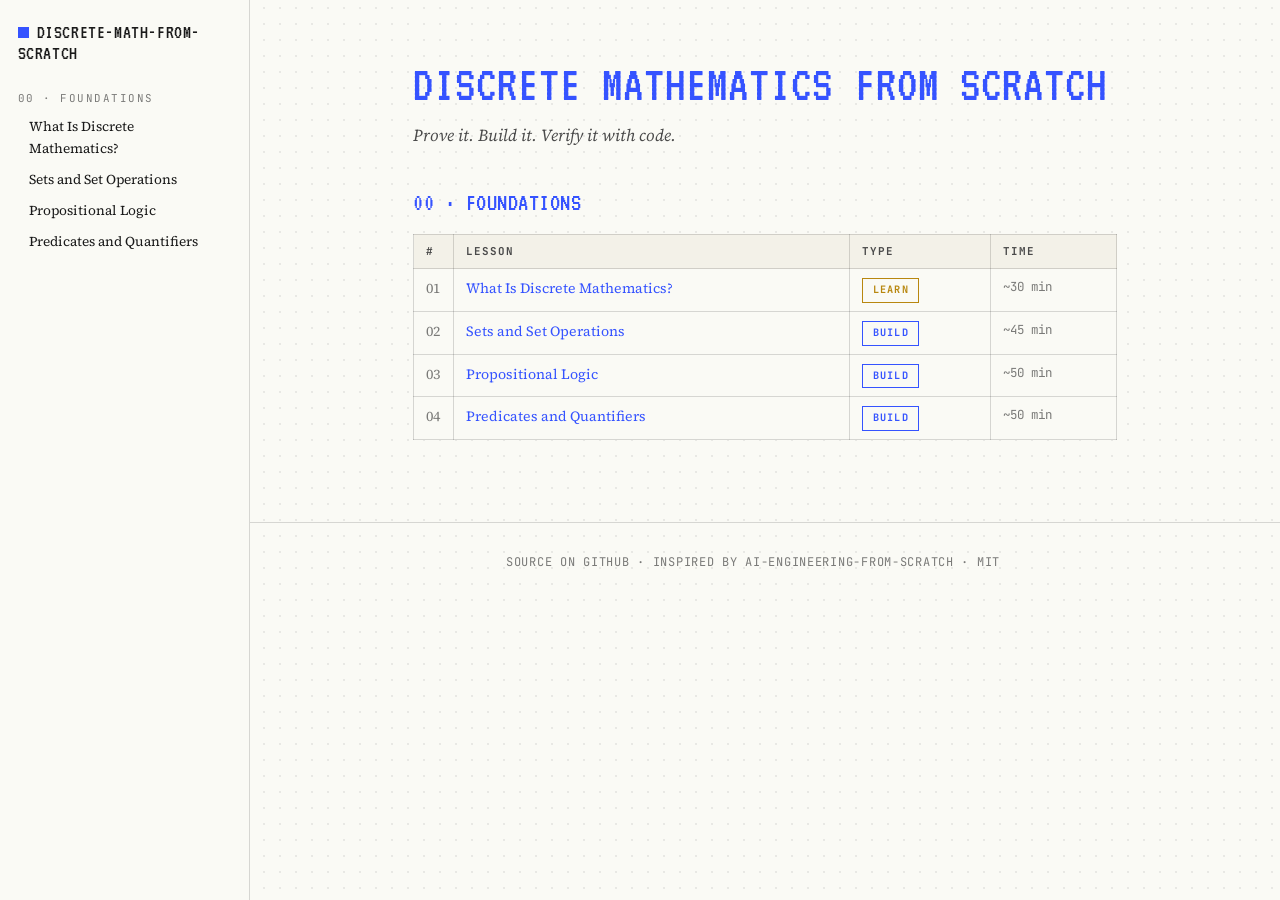
<file: site/index.html>
<!DOCTYPE html>
<html lang="en">
<head>
<meta charset="utf-8">
<meta name="viewport" content="width=device-width, initial-scale=1">
<title>Catalog · discrete math from scratch</title>
<link rel="preconnect" href="https://fonts.googleapis.com">
<link rel="preconnect" href="https://fonts.gstatic.com" crossorigin>
<link href="https://fonts.googleapis.com/css2?family=VT323&family=Source+Serif+4:ital,opsz,wght@0,8..60,400..700;1,8..60,400&family=JetBrains+Mono:wght@400;500;700&display=swap" rel="stylesheet">
<link rel="stylesheet" href="style.css">
</head>
<body>
<aside class="sidebar"><p class="side-brand"><a href="./index.html">discrete-math-from-scratch</a></p><p class="side-phase">00 · Foundations</p><p class="side-lesson"><a href="./lesson/01-what-is-discrete-mathematics.html">What Is Discrete Mathematics?</a></p><p class="side-lesson"><a href="./lesson/02-sets-and-set-operations.html">Sets and Set Operations</a></p><p class="side-lesson"><a href="./lesson/03-propositional-logic.html">Propositional Logic</a></p><p class="side-lesson"><a href="./lesson/04-predicates-and-quantifiers.html">Predicates and Quantifiers</a></p></aside>
<div class="layout">
<main>
<h1>Discrete Mathematics from Scratch</h1><p class="tagline">Prove it. Build it. Verify it with code.</p><section><h2>00 · Foundations</h2><table><thead><tr><th>#</th><th>Lesson</th><th>Type</th><th>Time</th></tr></thead><tbody><tr><td class="num">01</td><td><a href="lesson/01-what-is-discrete-mathematics.html">What Is Discrete Mathematics?</a></td><td><span class="badge badge-learn">Learn</span></td><td class="muted">~30 min</td></tr><tr><td class="num">02</td><td><a href="lesson/02-sets-and-set-operations.html">Sets and Set Operations</a></td><td><span class="badge badge-build">Build</span></td><td class="muted">~45 min</td></tr><tr><td class="num">03</td><td><a href="lesson/03-propositional-logic.html">Propositional Logic</a></td><td><span class="badge badge-build">Build</span></td><td class="muted">~50 min</td></tr><tr><td class="num">04</td><td><a href="lesson/04-predicates-and-quantifiers.html">Predicates and Quantifiers</a></td><td><span class="badge badge-build">Build</span></td><td class="muted">~50 min</td></tr></tbody></table></section>
</main>

</div>
<footer>
<p><a href="https://github.com/BarzinL/discrete-math-from-scratch">Source on GitHub</a> ·
Inspired by <a href="https://github.com/rohitg00/ai-engineering-from-scratch">ai-engineering-from-scratch</a> · MIT</p>
</footer>
</body>
</html>
</file>
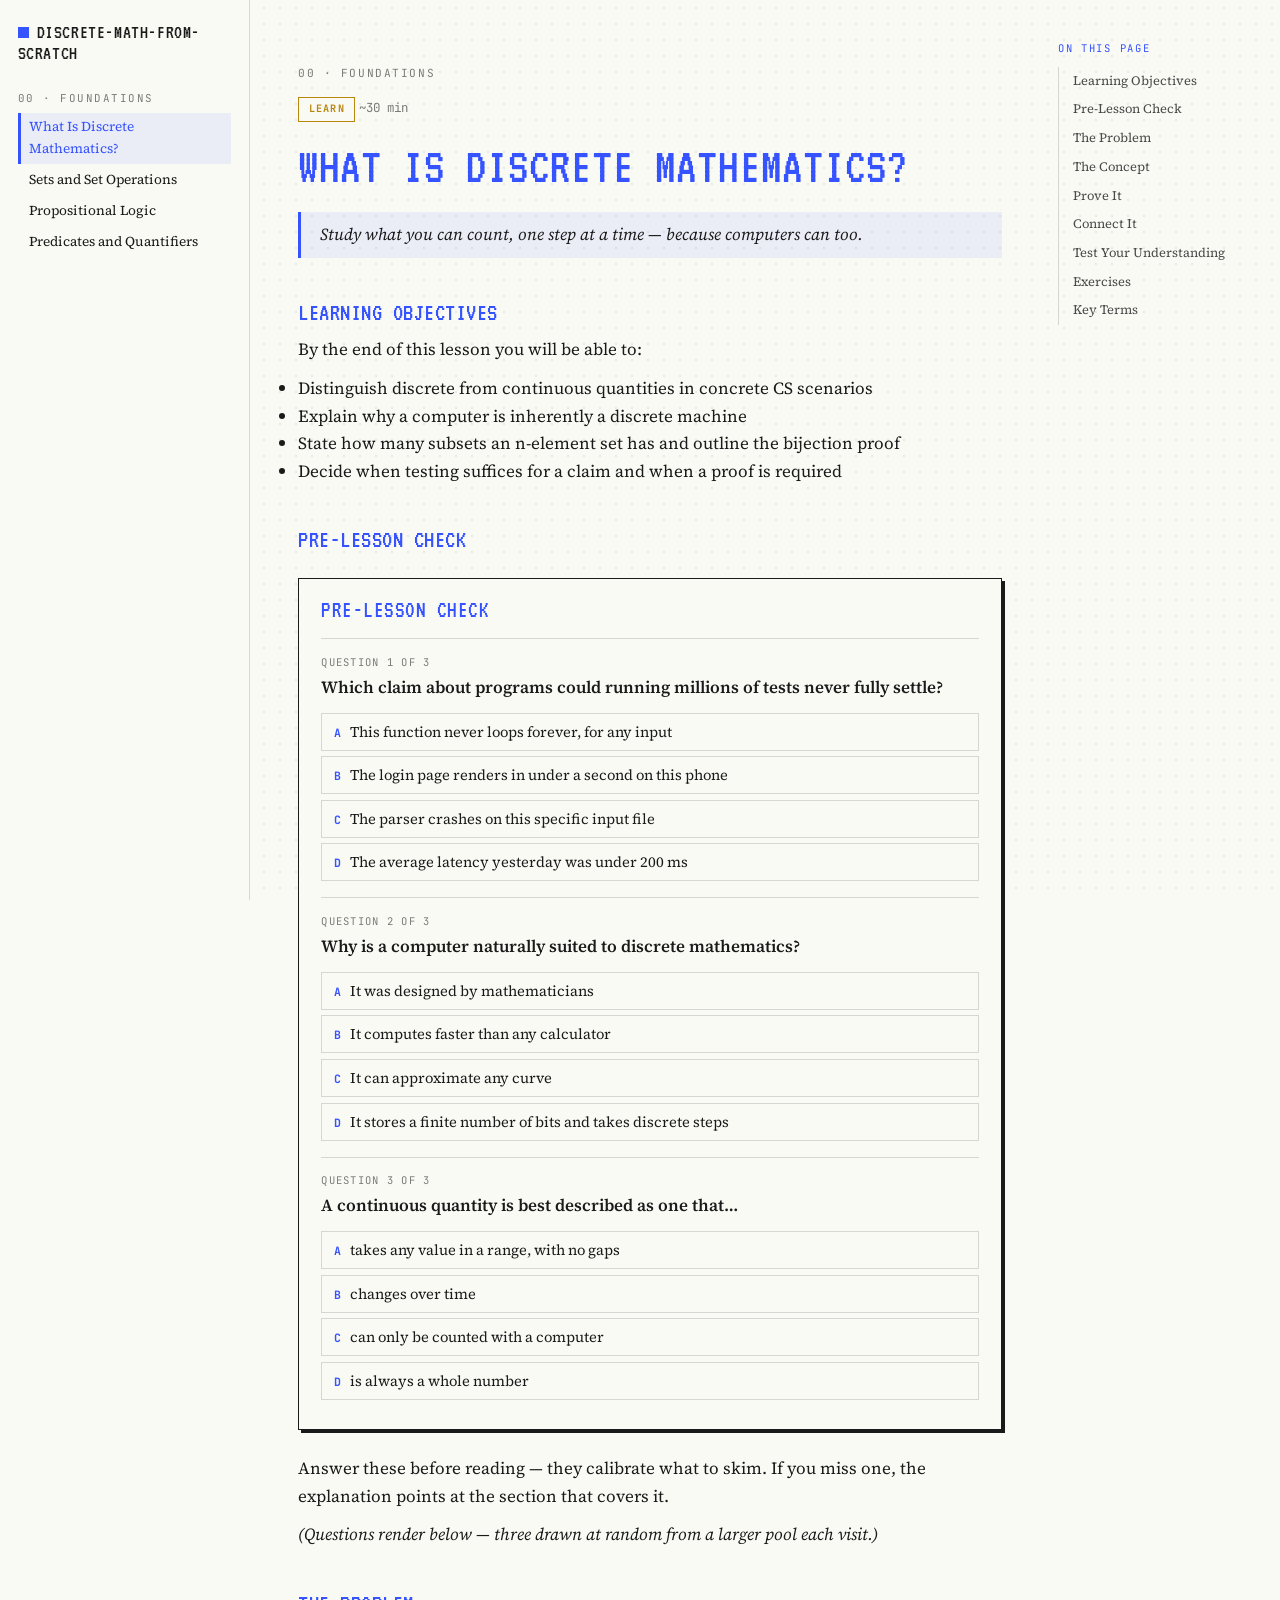
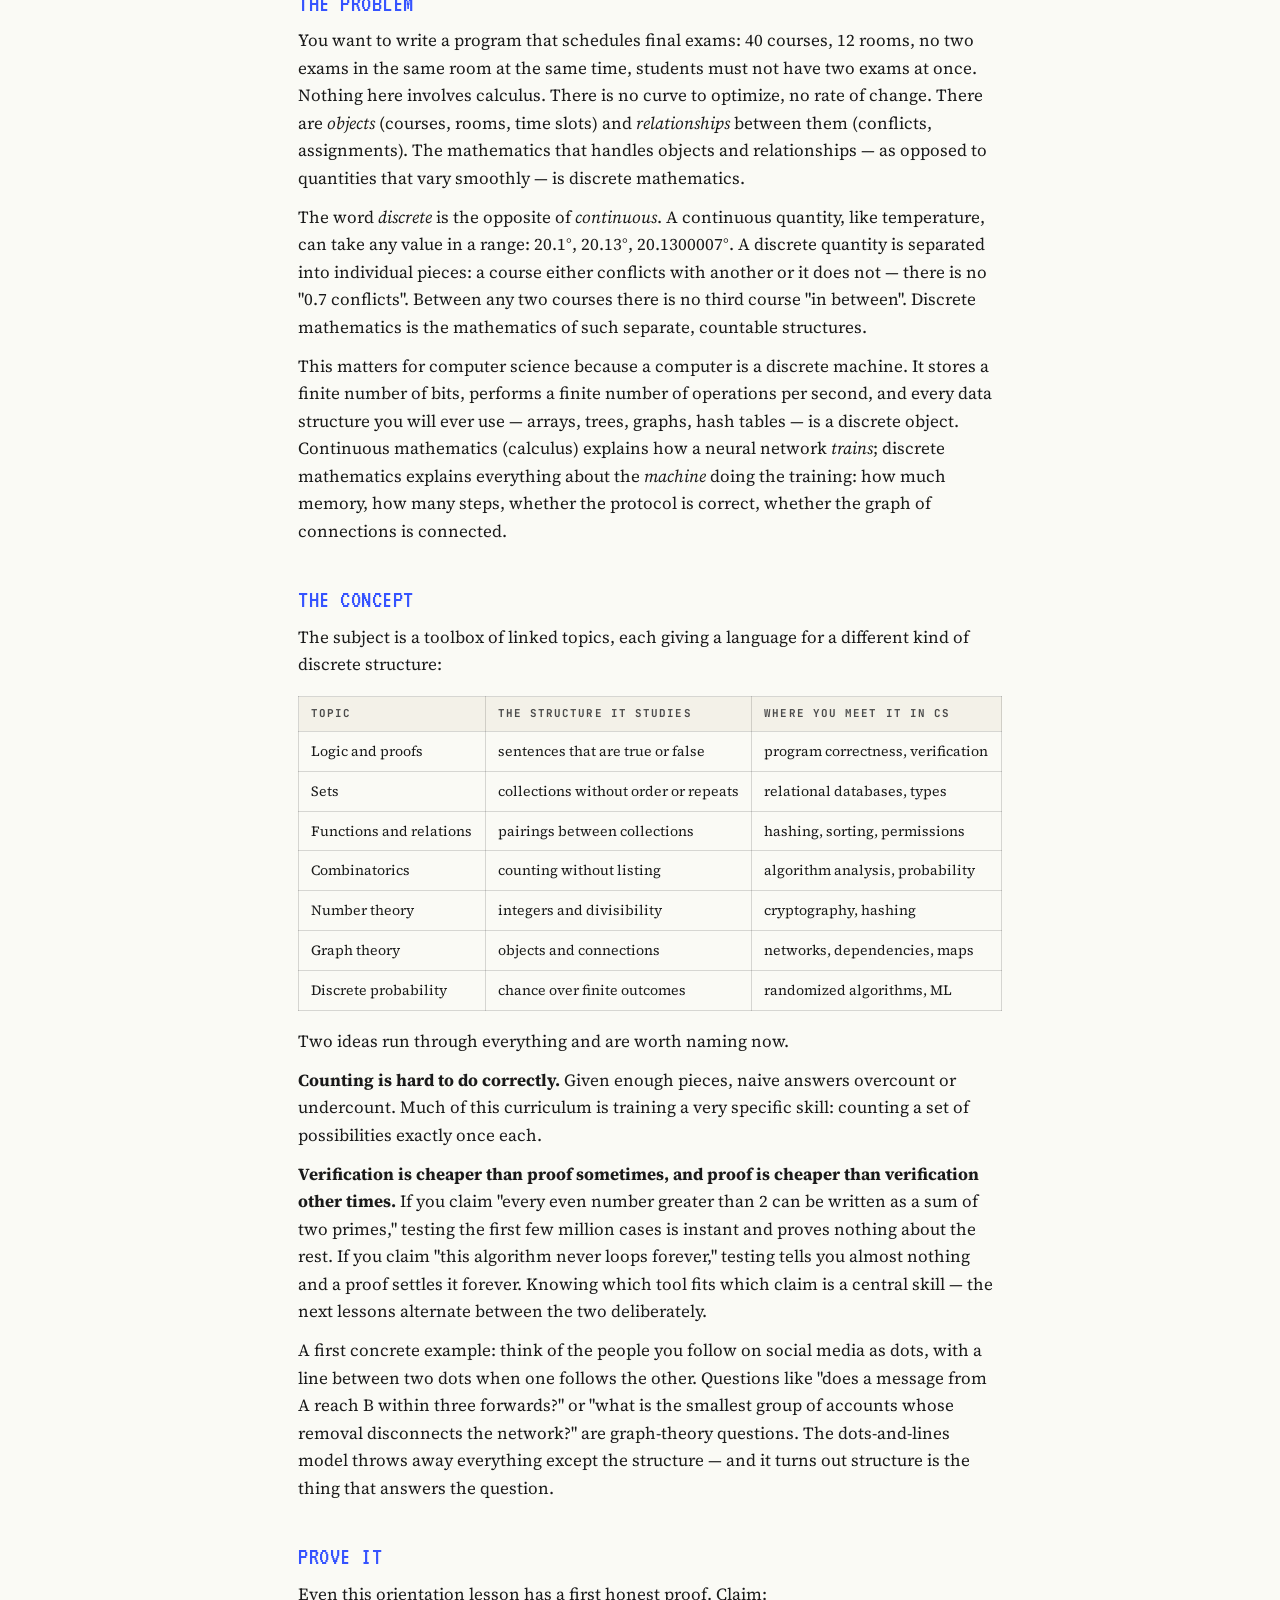
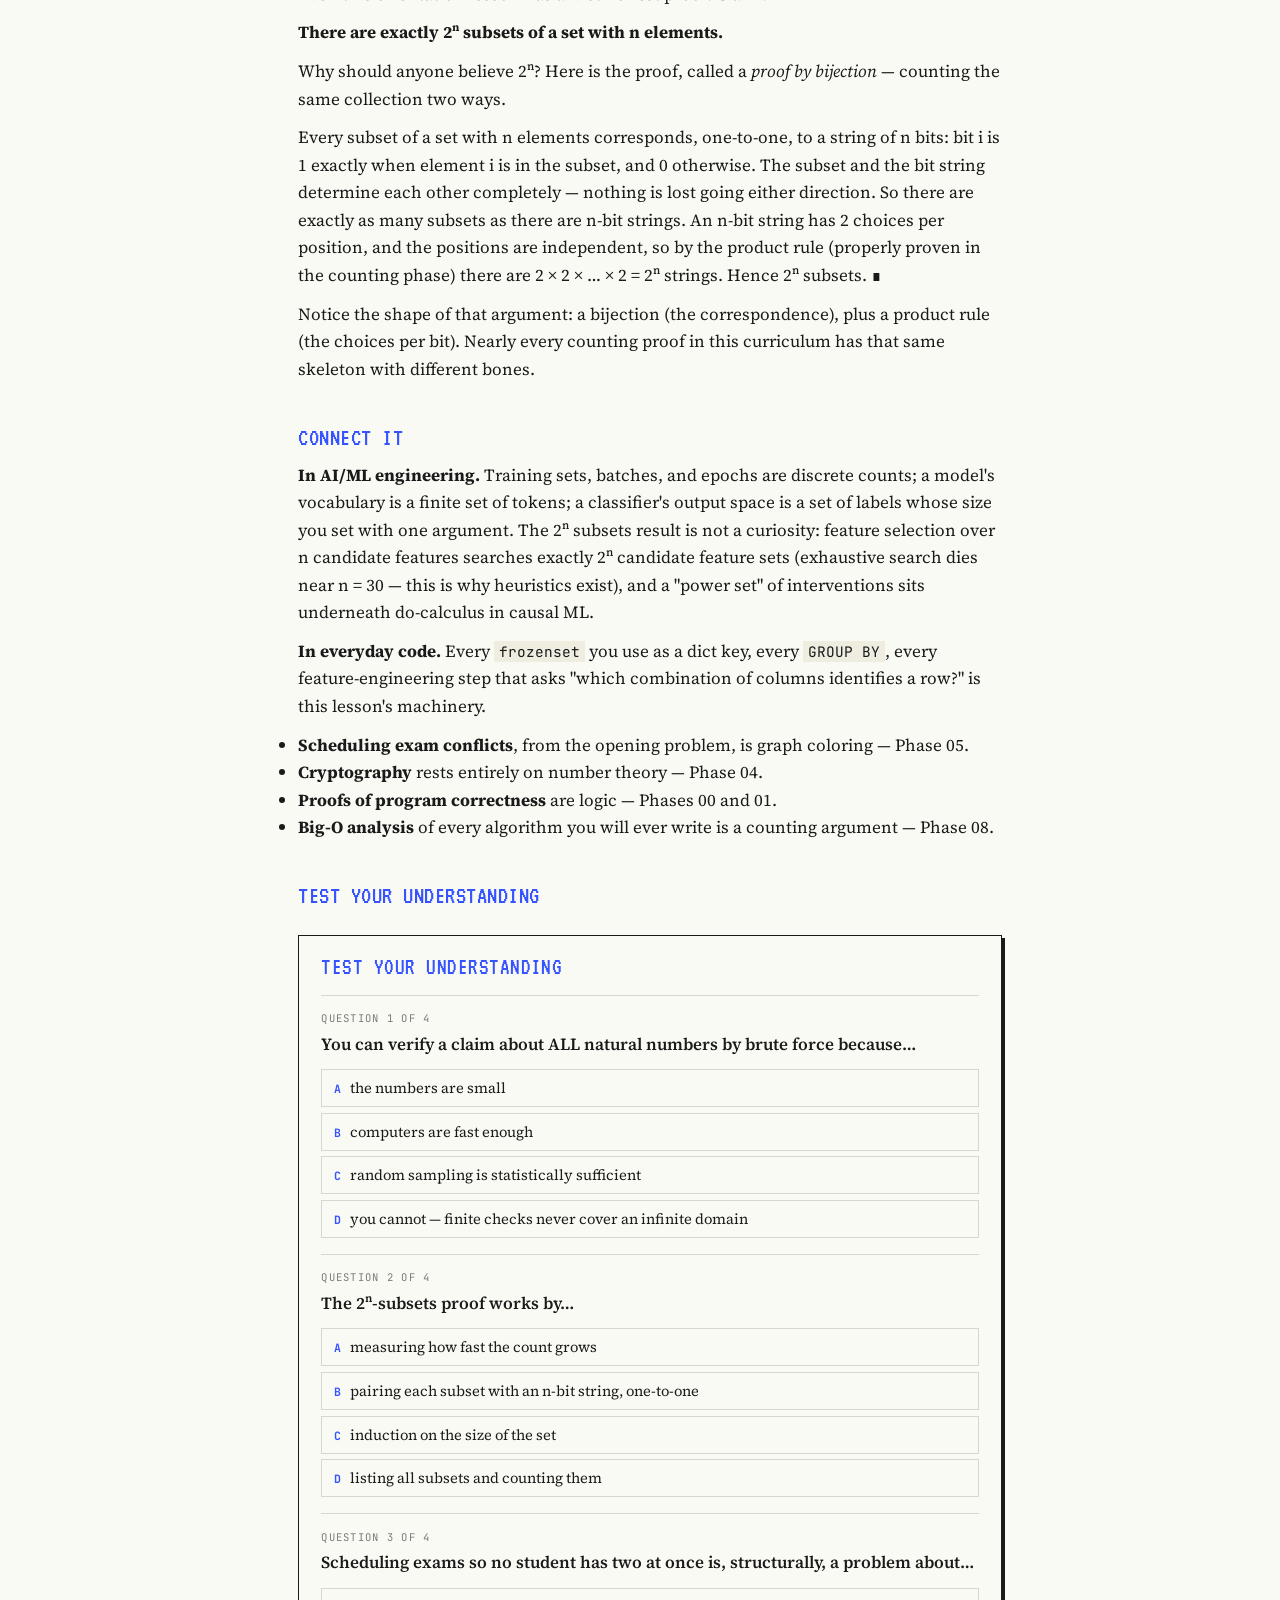
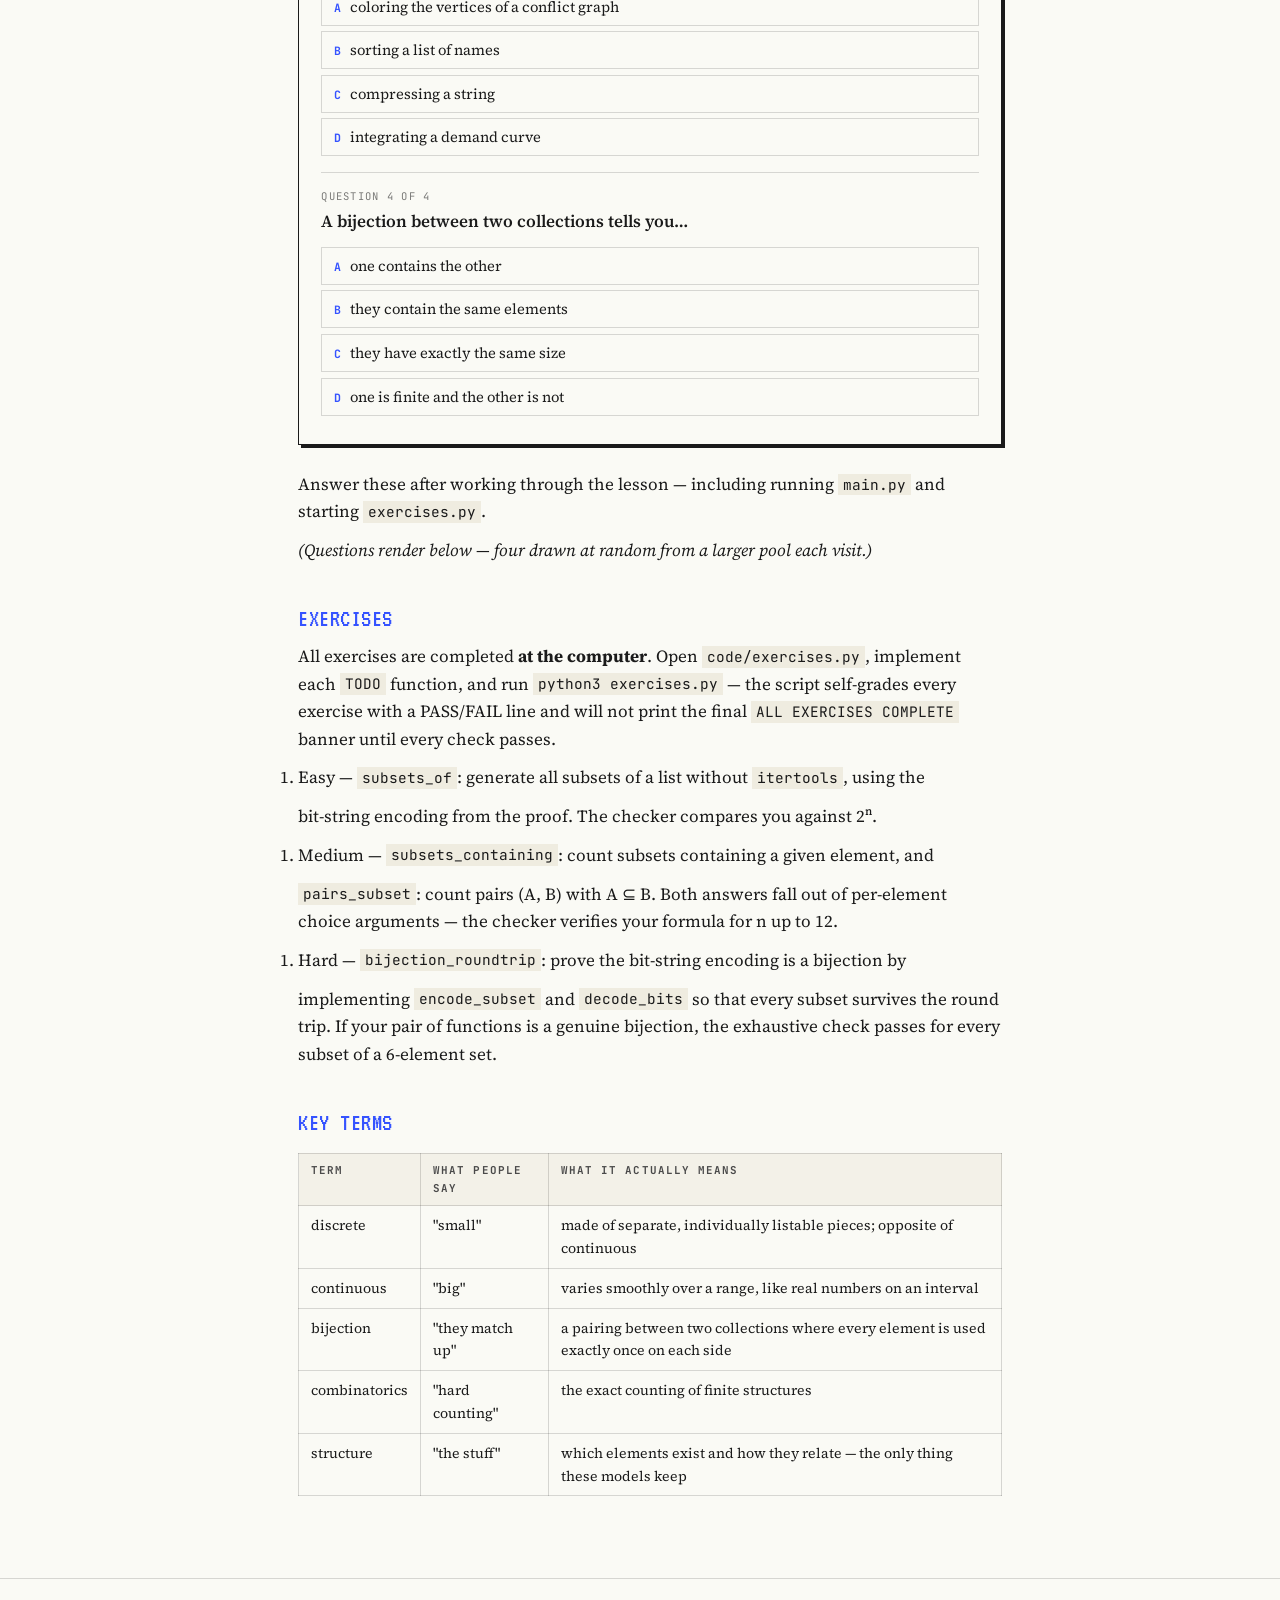
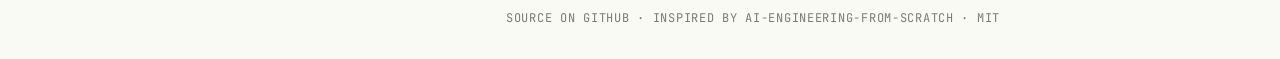
<file: site/lesson/01-what-is-discrete-mathematics.html>
<!DOCTYPE html>
<html lang="en">
<head>
<meta charset="utf-8">
<meta name="viewport" content="width=device-width, initial-scale=1">
<title>What Is Discrete Mathematics? · discrete math from scratch</title>
<link rel="preconnect" href="https://fonts.googleapis.com">
<link rel="preconnect" href="https://fonts.gstatic.com" crossorigin>
<link href="https://fonts.googleapis.com/css2?family=VT323&family=Source+Serif+4:ital,opsz,wght@0,8..60,400..700;1,8..60,400&family=JetBrains+Mono:wght@400;500;700&display=swap" rel="stylesheet">
<link rel="stylesheet" href="../style.css">
</head>
<body>
<aside class="sidebar"><p class="side-brand"><a href="../index.html">discrete-math-from-scratch</a></p><p class="side-phase">00 · Foundations</p><p class="side-lesson"><a class="current" href="../lesson/01-what-is-discrete-mathematics.html">What Is Discrete Mathematics?</a></p><p class="side-lesson"><a href="../lesson/02-sets-and-set-operations.html">Sets and Set Operations</a></p><p class="side-lesson"><a href="../lesson/03-propositional-logic.html">Propositional Logic</a></p><p class="side-lesson"><a href="../lesson/04-predicates-and-quantifiers.html">Predicates and Quantifiers</a></p></aside>
<div class="layout">
<main>
<p class="crumbs">00 · Foundations</p><span class="badge badge-learn">Learn</span> <span class="muted">~30 min</span><h1>What Is Discrete Mathematics?</h1>
<blockquote>Study what you can count, one step at a time — because computers can too.</blockquote>
<h2 id="learning-objectives">Learning Objectives</h2>
<p>By the end of this lesson you will be able to:</p>
<ul>
<li>Distinguish discrete from continuous quantities in concrete CS scenarios</li>
<li>Explain why a computer is inherently a discrete machine</li>
<li>State how many subsets an n-element set has and outline the bijection proof</li>
<li>Decide when testing suffices for a claim and when a proof is required</li>
</ul>
<h2 id="pre-lesson-check">Pre-Lesson Check</h2><div class="quiz-mount" data-quiz="pre" data-title="Pre-Lesson Check"><p class="quiz-blurb">Answer before reading. They show what to skim first. 3 questions are drawn at random from a larger pool — reload for a different set.</p></div>
<p>Answer these before reading — they calibrate what to skim. If you miss one, the explanation points at the section that covers it.</p>
<p><em>(Questions render below — three drawn at random from a larger pool each visit.)</em></p>
<h2 id="the-problem">The Problem</h2>
<p>You want to write a program that schedules final exams: 40 courses, 12 rooms, no two exams in the same room at the same time, students must not have two exams at once. Nothing here involves calculus. There is no curve to optimize, no rate of change. There are <em>objects</em> (courses, rooms, time slots) and <em>relationships</em> between them (conflicts, assignments). The mathematics that handles objects and relationships — as opposed to quantities that vary smoothly — is discrete mathematics.</p>
<p>The word <em>discrete</em> is the opposite of <em>continuous</em>. A continuous quantity, like temperature, can take any value in a range: 20.1°, 20.13°, 20.1300007°. A discrete quantity is separated into individual pieces: a course either conflicts with another or it does not — there is no "0.7 conflicts". Between any two courses there is no third course "in between". Discrete mathematics is the mathematics of such separate, countable structures.</p>
<p>This matters for computer science because a computer is a discrete machine. It stores a finite number of bits, performs a finite number of operations per second, and every data structure you will ever use — arrays, trees, graphs, hash tables — is a discrete object. Continuous mathematics (calculus) explains how a neural network <em>trains</em>; discrete mathematics explains everything about the <em>machine</em> doing the training: how much memory, how many steps, whether the protocol is correct, whether the graph of connections is connected.</p>
<h2 id="the-concept">The Concept</h2>
<p>The subject is a toolbox of linked topics, each giving a language for a different kind of discrete structure:</p>
<table><tr><th>Topic</th><th>The structure it studies</th><th>Where you meet it in CS</th></tr><tr><td>Logic and proofs</td><td>sentences that are true or false</td><td>program correctness, verification</td></tr><tr><td>Sets</td><td>collections without order or repeats</td><td>relational databases, types</td></tr><tr><td>Functions and relations</td><td>pairings between collections</td><td>hashing, sorting, permissions</td></tr><tr><td>Combinatorics</td><td>counting without listing</td><td>algorithm analysis, probability</td></tr><tr><td>Number theory</td><td>integers and divisibility</td><td>cryptography, hashing</td></tr><tr><td>Graph theory</td><td>objects and connections</td><td>networks, dependencies, maps</td></tr><tr><td>Discrete probability</td><td>chance over finite outcomes</td><td>randomized algorithms, ML</td></tr></table>
<p>Two ideas run through everything and are worth naming now.</p>
<p><strong>Counting is hard to do correctly.</strong> Given enough pieces, naive answers overcount or undercount. Much of this curriculum is training a very specific skill: counting a set of possibilities exactly once each.</p>
<p><strong>Verification is cheaper than proof sometimes, and proof is cheaper than verification other times.</strong> If you claim "every even number greater than 2 can be written as a sum of two primes," testing the first few million cases is instant and proves nothing about the rest. If you claim "this algorithm never loops forever," testing tells you almost nothing and a proof settles it forever. Knowing which tool fits which claim is a central skill — the next lessons alternate between the two deliberately.</p>
<p>A first concrete example: think of the people you follow on social media as dots, with a line between two dots when one follows the other. Questions like "does a message from A reach B within three forwards?" or "what is the smallest group of accounts whose removal disconnects the network?" are graph-theory questions. The dots-and-lines model throws away everything except the structure — and it turns out structure is the thing that answers the question.</p>
<h2 id="prove-it">Prove It</h2>
<p>Even this orientation lesson has a first honest proof. Claim:</p>
<p><strong>There are exactly 2ⁿ subsets of a set with n elements.</strong></p>
<p>Why should anyone believe 2ⁿ? Here is the proof, called a <em>proof by bijection</em> — counting the same collection two ways.</p>
<p>Every subset of a set with n elements corresponds, one-to-one, to a string of n bits: bit i is 1 exactly when element i is in the subset, and 0 otherwise. The subset and the bit string determine each other completely — nothing is lost going either direction. So there are exactly as many subsets as there are n-bit strings. An n-bit string has 2 choices per position, and the positions are independent, so by the product rule (properly proven in the counting phase) there are 2 × 2 × … × 2 = 2ⁿ strings. Hence 2ⁿ subsets. ∎</p>
<p>Notice the shape of that argument: a bijection (the correspondence), plus a product rule (the choices per bit). Nearly every counting proof in this curriculum has that same skeleton with different bones.</p>
<h2 id="connect-it">Connect It</h2>
<p><strong>In AI/ML engineering.</strong> Training sets, batches, and epochs are discrete counts; a model's vocabulary is a finite set of tokens; a classifier's output space is a set of labels whose size you set with one argument. The 2ⁿ subsets result is not a curiosity: feature selection over n candidate features searches exactly 2ⁿ candidate feature sets (exhaustive search dies near n = 30 — this is why heuristics exist), and a "power set" of interventions sits underneath do-calculus in causal ML.</p>
<p><strong>In everyday code.</strong> Every <code>frozenset</code> you use as a dict key, every <code>GROUP BY</code>, every feature-engineering step that asks "which combination of columns identifies a row?" is this lesson's machinery.</p>
<ul>
<li><strong>Scheduling exam conflicts</strong>, from the opening problem, is graph coloring — Phase 05.</li>
<li><strong>Cryptography</strong> rests entirely on number theory — Phase 04.</li>
<li><strong>Proofs of program correctness</strong> are logic — Phases 00 and 01.</li>
<li><strong>Big-O analysis</strong> of every algorithm you will ever write is a counting argument — Phase 08.</li>
</ul>
<h2 id="test-your-understanding">Test Your Understanding</h2><div class="quiz-mount" data-quiz="post" data-title="Test Your Understanding"><p class="quiz-blurb">Answer after working through the lesson. 4 questions are drawn at random from a larger pool — reload for a different set.</p></div>
<p>Answer these after working through the lesson — including running <code>main.py</code> and starting <code>exercises.py</code>.</p>
<p><em>(Questions render below — four drawn at random from a larger pool each visit.)</em></p>
<h2 id="exercises">Exercises</h2>
<p>All exercises are completed <strong>at the computer</strong>. Open <code>code/exercises.py</code>, implement each <code>TODO</code> function, and run <code>python3 exercises.py</code> — the script self-grades every exercise with a PASS/FAIL line and will not print the final <code>ALL EXERCISES COMPLETE</code> banner until every check passes.</p>
<ol>
<li>Easy — <code>subsets_of</code>: generate all subsets of a list without <code>itertools</code>, using the</li>
</ol>
<p>bit-string encoding from the proof. The checker compares you against 2ⁿ.</p>
<ol>
<li>Medium — <code>subsets_containing</code>: count subsets containing a given element, and</li>
</ol>
<p><code>pairs_subset</code>: count pairs (A, B) with A ⊆ B. Both answers fall out of per-element choice arguments — the checker verifies your formula for n up to 12.</p>
<ol>
<li>Hard — <code>bijection_roundtrip</code>: prove the bit-string encoding is a bijection by</li>
</ol>
<p>implementing <code>encode_subset</code> and <code>decode_bits</code> so that every subset survives the round trip. If your pair of functions is a genuine bijection, the exhaustive check passes for every subset of a 6-element set.</p>
<h2 id="key-terms">Key Terms</h2>
<table><tr><th>Term</th><th>What people say</th><th>What it actually means</th></tr><tr><td>discrete</td><td>"small"</td><td>made of separate, individually listable pieces; opposite of continuous</td></tr><tr><td>continuous</td><td>"big"</td><td>varies smoothly over a range, like real numbers on an interval</td></tr><tr><td>bijection</td><td>"they match up"</td><td>a pairing between two collections where every element is used exactly once on each side</td></tr><tr><td>combinatorics</td><td>"hard counting"</td><td>the exact counting of finite structures</td></tr><tr><td>structure</td><td>"the stuff"</td><td>which elements exist and how they relate — the only thing these models keep</td></tr></table><script id="quiz-data" type="application/json">{"pre": {"pool": [{"stage": "pre", "question": "Which of these is a discrete quantity?", "options": ["The temperature of a CPU over an hour", "The number of compile errors in a file", "The voltage across a resistor", "The position of a drone along a flight path"], "correct": 1, "explanation": "Error counts come in separate whole pieces \u2014 there is no 2.5th error. The others vary smoothly over a range."}, {"stage": "pre", "question": "A continuous quantity is best described as one that\u2026", "options": ["can only be counted with a computer", "takes any value in a range, with no gaps", "is always a whole number", "changes over time"], "correct": 1, "explanation": "Discrete values are separated into individual pieces; continuous ones vary smoothly across intervals."}, {"stage": "pre", "question": "Which sentence describes a relationship between discrete objects rather than a smooth quantity?", "options": ["Course A conflicts with course B in the schedule", "The server's load rose 12% this hour", "The signal decays exponentially", "The interest compounds continuously"], "correct": 0, "explanation": "Conflicts are yes/no relations between objects \u2014 exactly the structure discrete math models."}, {"stage": "pre", "question": "Why is a computer naturally suited to discrete mathematics?", "options": ["It computes faster than any calculator", "It stores a finite number of bits and takes discrete steps", "It can approximate any curve", "It was designed by mathematicians"], "correct": 1, "explanation": "A machine made of finitely many bits doing finitely many steps per second is itself a discrete object."}, {"stage": "pre", "question": "Which claim about programs could running millions of tests never fully settle?", "options": ["The parser crashes on this specific input file", "The average latency yesterday was under 200 ms", "This function never loops forever, for any input", "The login page renders in under a second on this phone"], "correct": 2, "explanation": "Forever-for-any-input quantifies over infinitely many cases; tests sample finitely many. It needs a proof."}], "shown": 3}, "post": {"pool": [{"stage": "post", "question": "How many subsets does a set with n elements have?", "options": ["n\u00b2", "2\u207f", "n!", "2n"], "correct": 1, "explanation": "Each element is either in or out \u2014 2 independent choices per element, giving 2\u207f. The lesson proves this by a bijection with bit strings."}, {"stage": "post", "question": "The 2\u207f-subsets proof works by\u2026", "options": ["induction on the size of the set", "listing all subsets and counting them", "pairing each subset with an n-bit string, one-to-one", "measuring how fast the count grows"], "correct": 2, "explanation": "A bijection between subsets and bit strings transfers the count; the bit strings are counted by the product rule."}, {"stage": "post", "question": "A bijection between two collections tells you\u2026", "options": ["they have exactly the same size", "one contains the other", "they contain the same elements", "one is finite and the other is not"], "correct": 0, "explanation": "A one-to-one pairing uses every element exactly once on each side, so the counts must agree."}, {"stage": "post", "question": "You can verify a claim about ALL natural numbers by brute force because\u2026", "options": ["computers are fast enough", "you cannot \u2014 finite checks never cover an infinite domain", "the numbers are small", "random sampling is statistically sufficient"], "correct": 1, "explanation": "Enumeration is a complete proof only over finite subject matter (like truth tables). Infinite domains need proof techniques."}, {"stage": "post", "question": "Scheduling exams so no student has two at once is, structurally, a problem about\u2026", "options": ["sorting a list of names", "coloring the vertices of a conflict graph", "integrating a demand curve", "compressing a string"], "correct": 1, "explanation": "Courses are vertices, conflicts are edges, and time slots are colors \u2014 this is graph coloring, covered in Phase 05."}, {"stage": "post", "question": "How many pairs (A, B) of subsets of an n-element set satisfy A \u2286 B?", "options": ["2\u207f \u00b7 2\u207f", "3\u207f", "2\u207f\u207a\u00b9", "n \u00b7 2\u207f"], "correct": 1, "explanation": "Each element is in neither, in B only, or in both \u2014 3 independent choices per element, so 3\u207f. The lesson's code verifies this."}], "shown": 4}}</script><script src="../quiz.js"></script>
</main>
<aside class="toc"><p class="toc-title">On this page</p><ul><li><a href="#learning-objectives">Learning Objectives</a></li><li><a href="#pre-lesson-check">Pre-Lesson Check</a></li><li><a href="#the-problem">The Problem</a></li><li><a href="#the-concept">The Concept</a></li><li><a href="#prove-it">Prove It</a></li><li><a href="#connect-it">Connect It</a></li><li><a href="#test-your-understanding">Test Your Understanding</a></li><li><a href="#exercises">Exercises</a></li><li><a href="#key-terms">Key Terms</a></li></ul></aside>
</div>
<footer>
<p><a href="https://github.com/BarzinL/discrete-math-from-scratch">Source on GitHub</a> ·
Inspired by <a href="https://github.com/rohitg00/ai-engineering-from-scratch">ai-engineering-from-scratch</a> · MIT</p>
</footer>
</body>
</html>
</file>
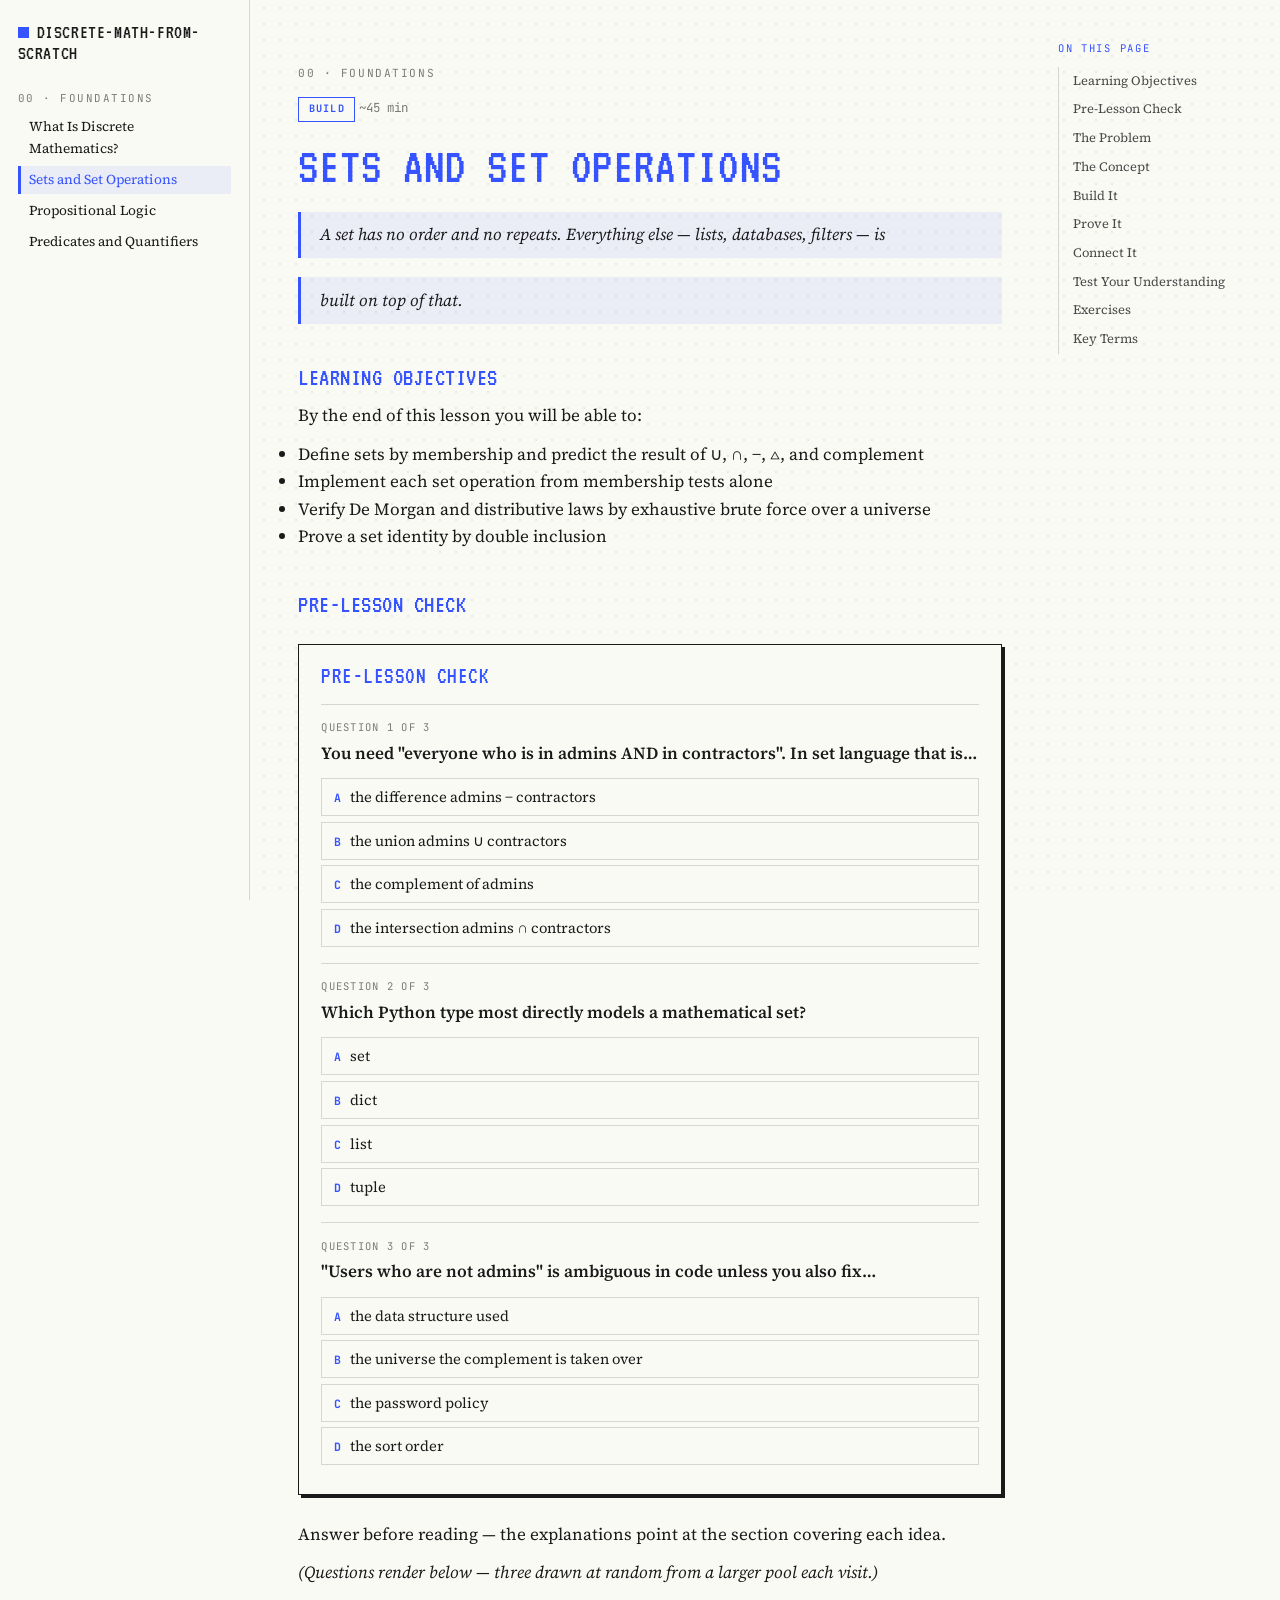
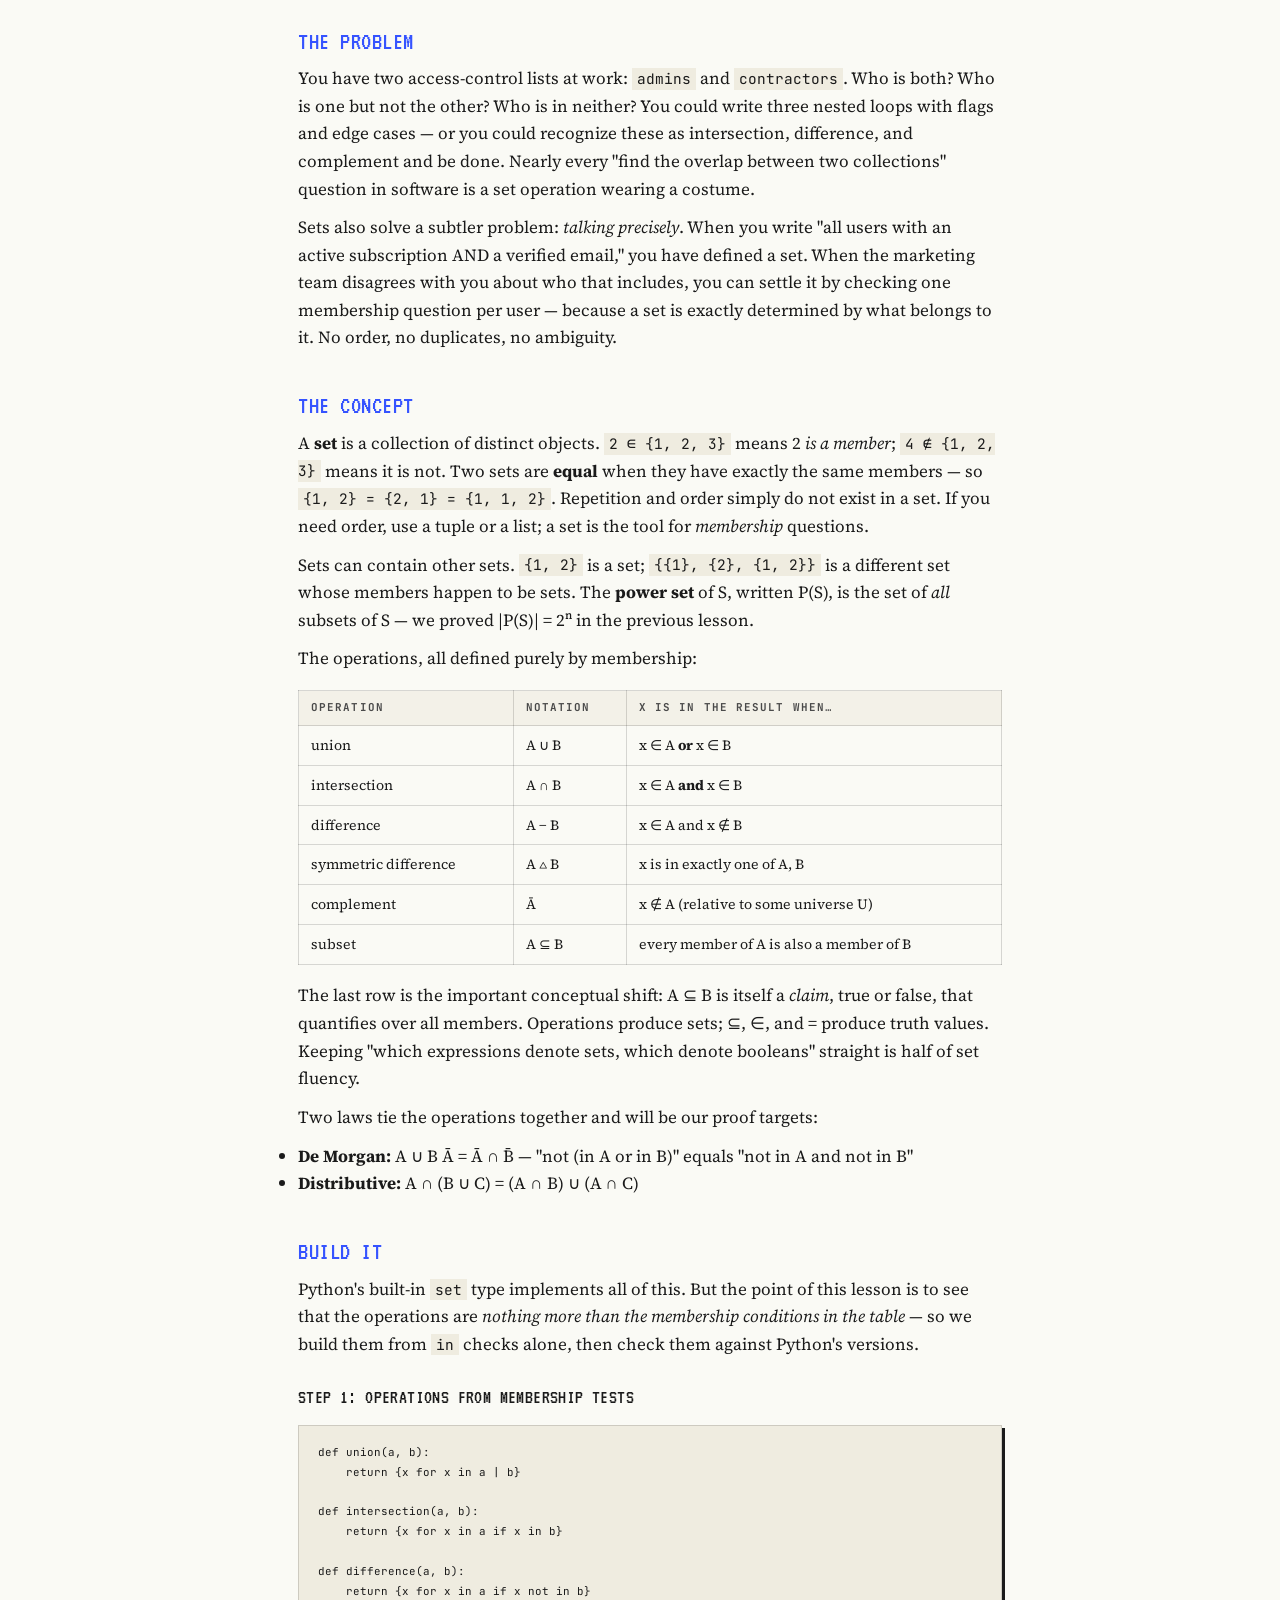
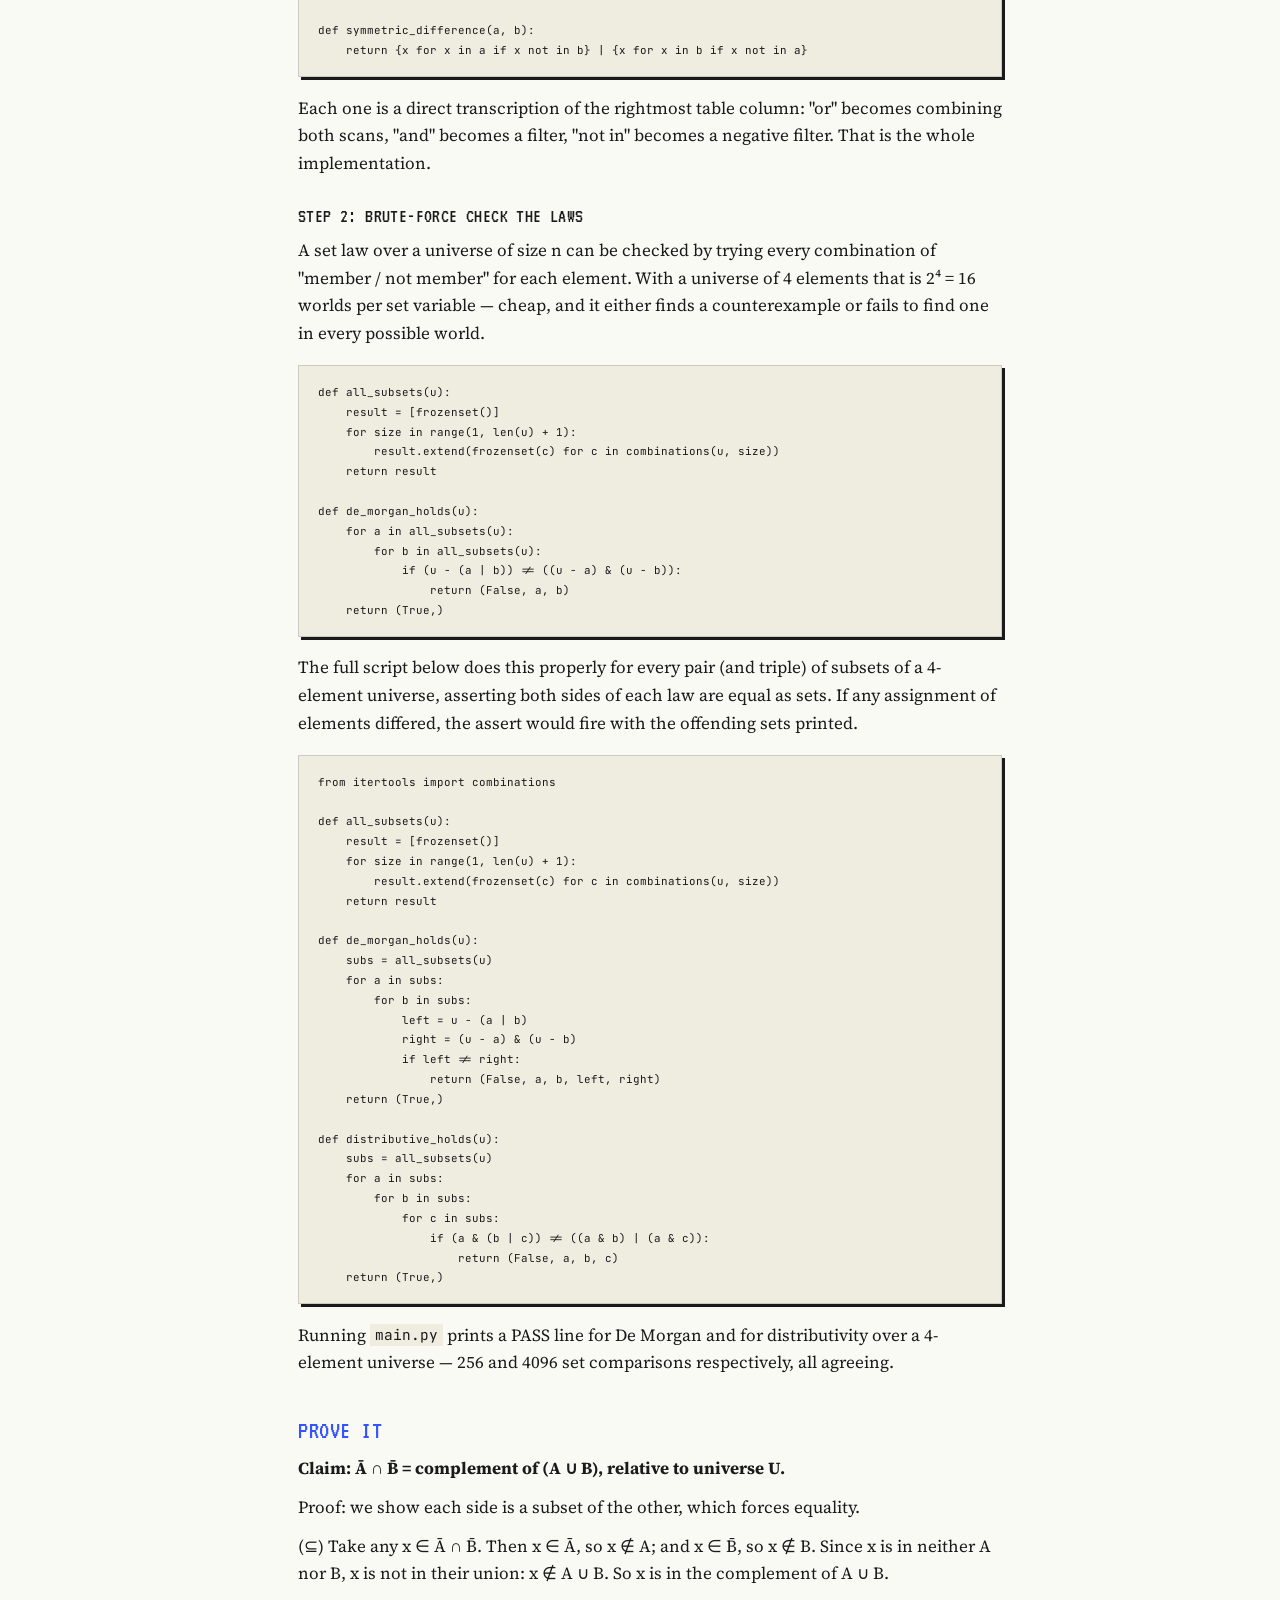
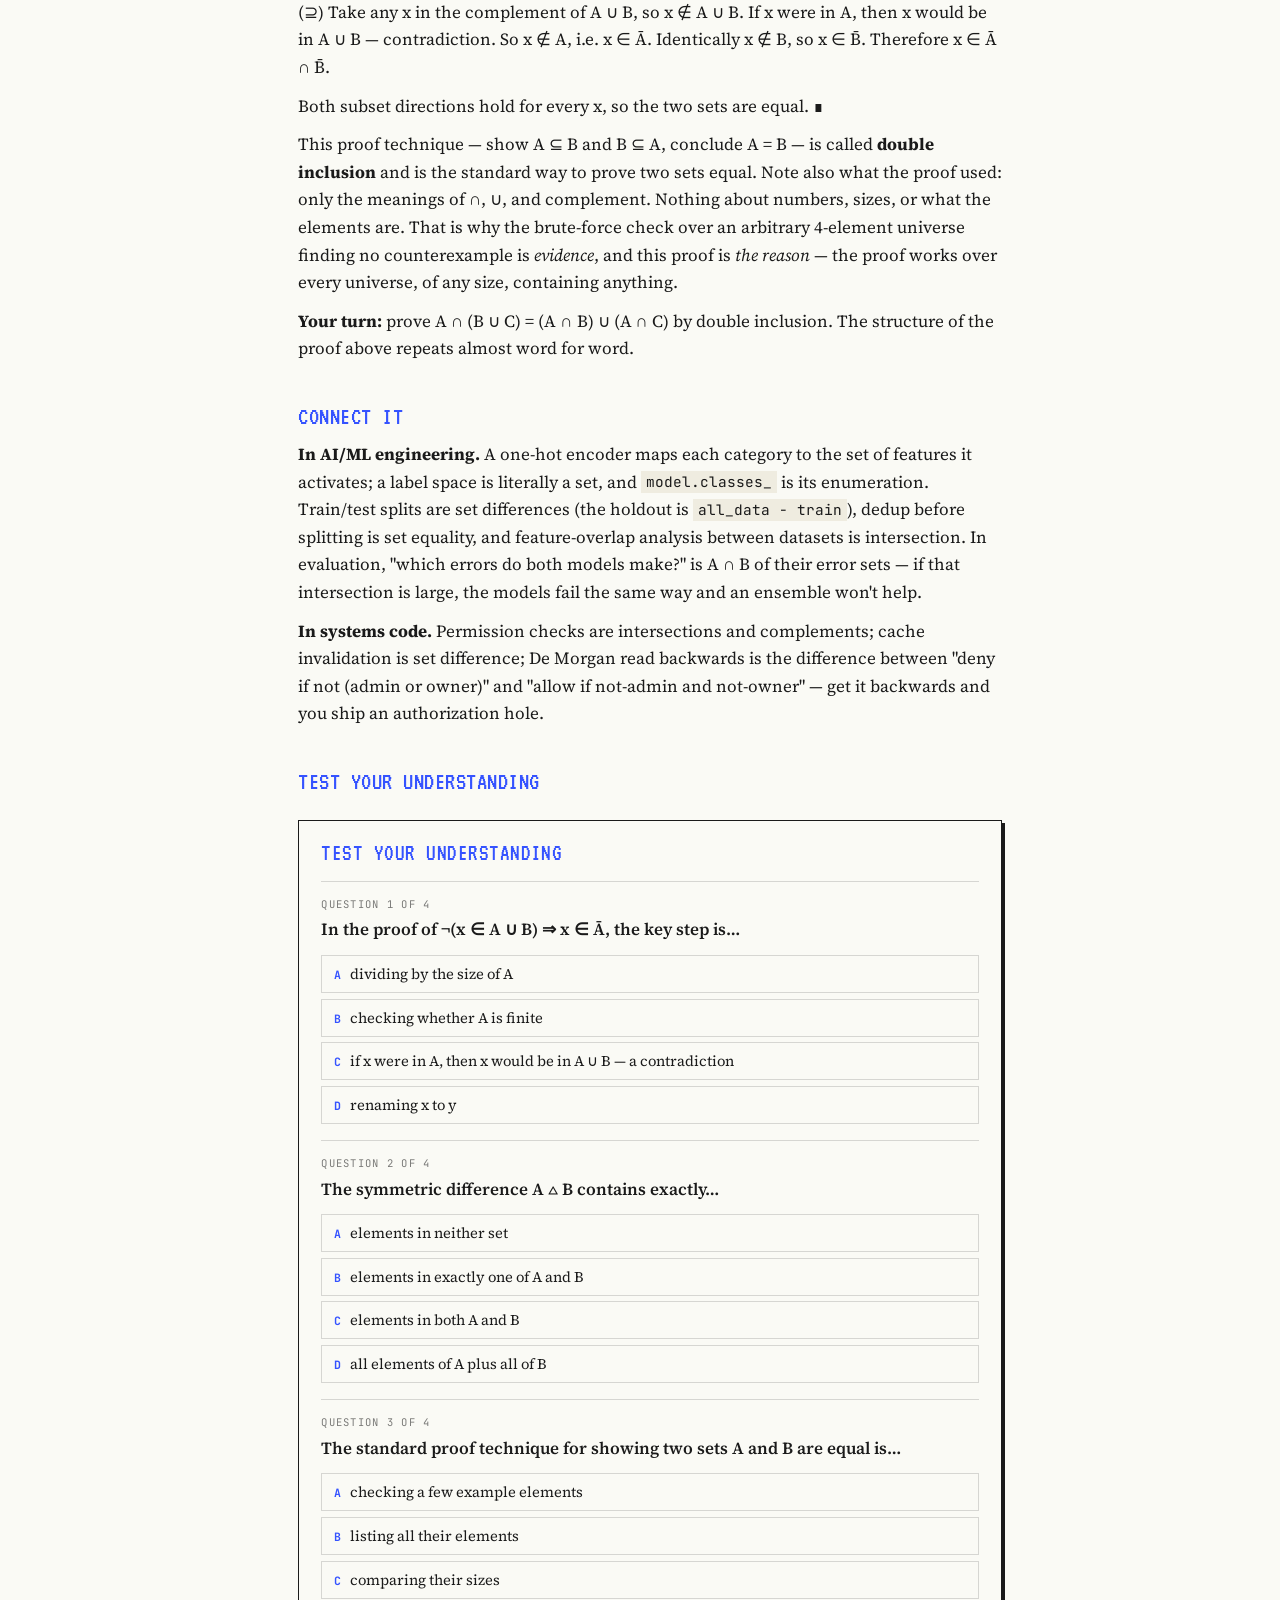
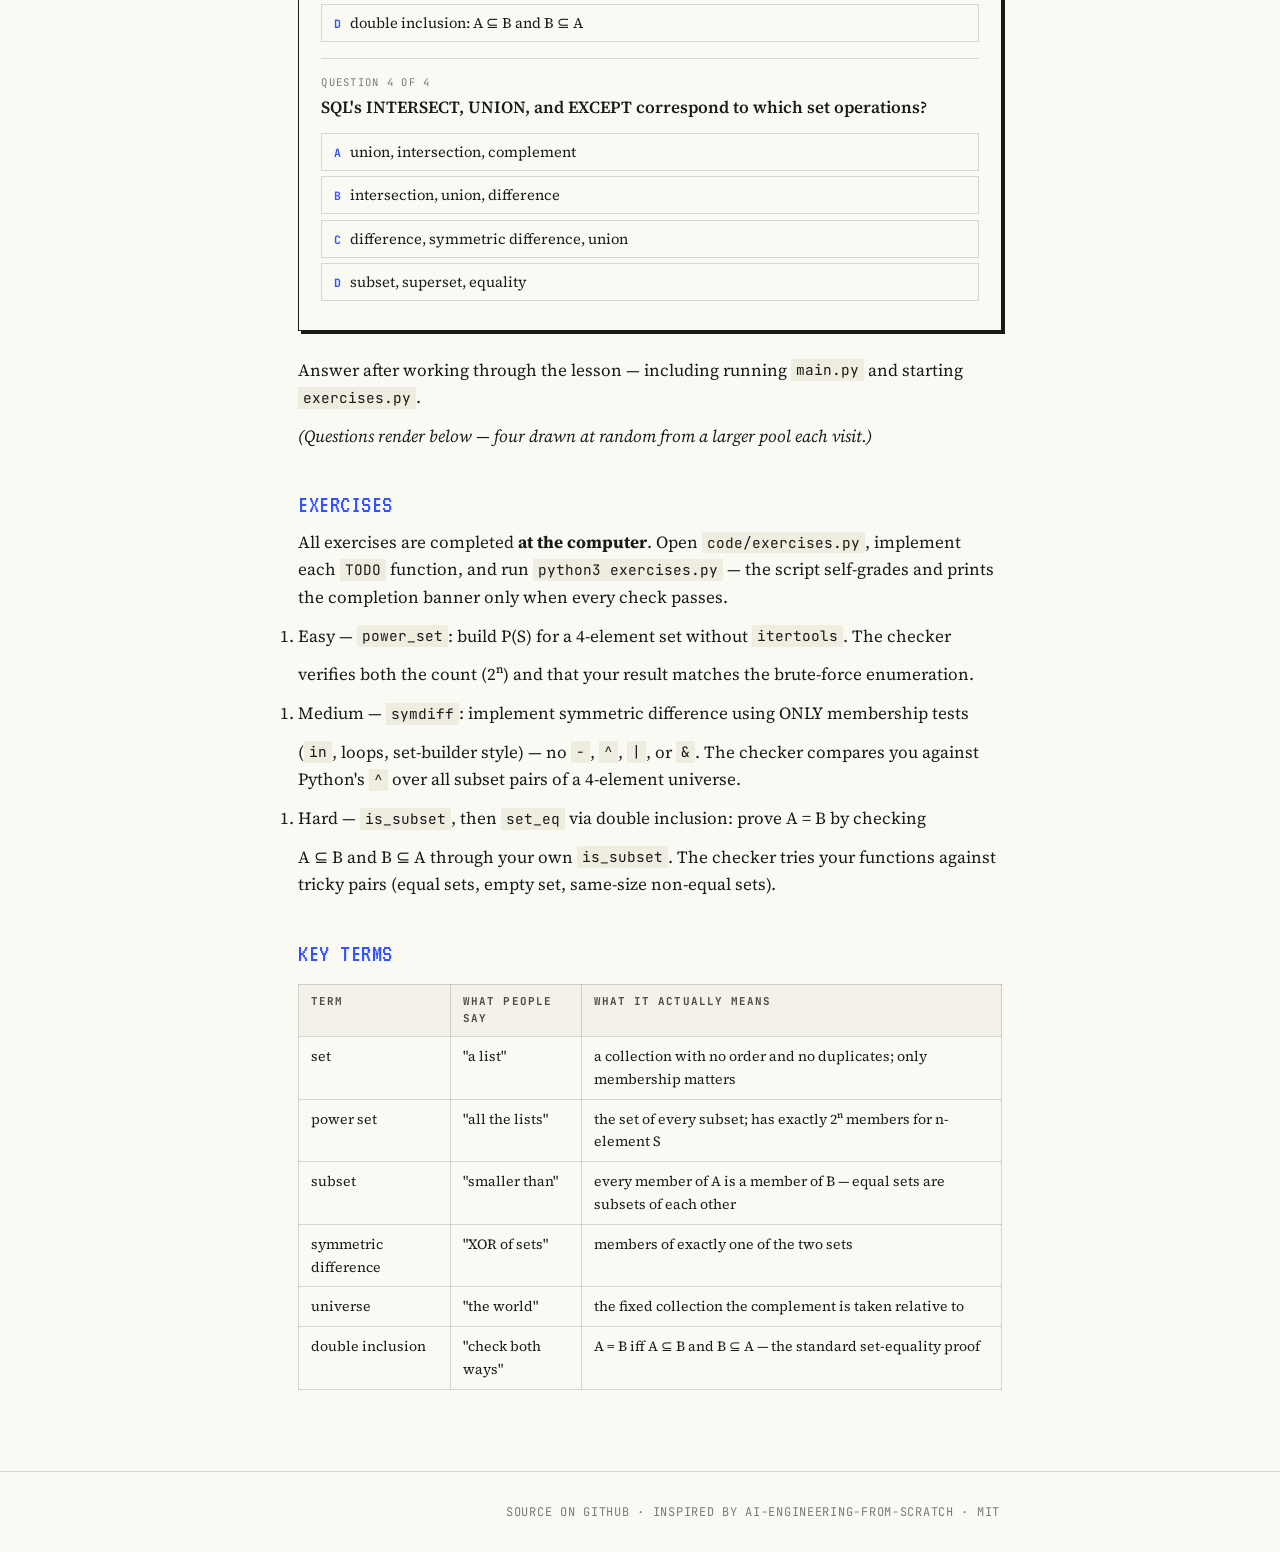
<file: site/lesson/02-sets-and-set-operations.html>
<!DOCTYPE html>
<html lang="en">
<head>
<meta charset="utf-8">
<meta name="viewport" content="width=device-width, initial-scale=1">
<title>Sets and Set Operations · discrete math from scratch</title>
<link rel="preconnect" href="https://fonts.googleapis.com">
<link rel="preconnect" href="https://fonts.gstatic.com" crossorigin>
<link href="https://fonts.googleapis.com/css2?family=VT323&family=Source+Serif+4:ital,opsz,wght@0,8..60,400..700;1,8..60,400&family=JetBrains+Mono:wght@400;500;700&display=swap" rel="stylesheet">
<link rel="stylesheet" href="../style.css">
</head>
<body>
<aside class="sidebar"><p class="side-brand"><a href="../index.html">discrete-math-from-scratch</a></p><p class="side-phase">00 · Foundations</p><p class="side-lesson"><a href="../lesson/01-what-is-discrete-mathematics.html">What Is Discrete Mathematics?</a></p><p class="side-lesson"><a class="current" href="../lesson/02-sets-and-set-operations.html">Sets and Set Operations</a></p><p class="side-lesson"><a href="../lesson/03-propositional-logic.html">Propositional Logic</a></p><p class="side-lesson"><a href="../lesson/04-predicates-and-quantifiers.html">Predicates and Quantifiers</a></p></aside>
<div class="layout">
<main>
<p class="crumbs">00 · Foundations</p><span class="badge badge-build">Build</span> <span class="muted">~45 min</span><h1>Sets and Set Operations</h1>
<blockquote>A set has no order and no repeats. Everything else — lists, databases, filters — is</blockquote>
<blockquote>built on top of that.</blockquote>
<h2 id="learning-objectives">Learning Objectives</h2>
<p>By the end of this lesson you will be able to:</p>
<ul>
<li>Define sets by membership and predict the result of ∪, ∩, −, △, and complement</li>
<li>Implement each set operation from membership tests alone</li>
<li>Verify De Morgan and distributive laws by exhaustive brute force over a universe</li>
<li>Prove a set identity by double inclusion</li>
</ul>
<h2 id="pre-lesson-check">Pre-Lesson Check</h2><div class="quiz-mount" data-quiz="pre" data-title="Pre-Lesson Check"><p class="quiz-blurb">Answer before reading. They show what to skim first. 3 questions are drawn at random from a larger pool — reload for a different set.</p></div>
<p>Answer before reading — the explanations point at the section covering each idea.</p>
<p><em>(Questions render below — three drawn at random from a larger pool each visit.)</em></p>
<h2 id="the-problem">The Problem</h2>
<p>You have two access-control lists at work: <code>admins</code> and <code>contractors</code>. Who is both? Who is one but not the other? Who is in neither? You could write three nested loops with flags and edge cases — or you could recognize these as intersection, difference, and complement and be done. Nearly every "find the overlap between two collections" question in software is a set operation wearing a costume.</p>
<p>Sets also solve a subtler problem: <em>talking precisely</em>. When you write "all users with an active subscription AND a verified email," you have defined a set. When the marketing team disagrees with you about who that includes, you can settle it by checking one membership question per user — because a set is exactly determined by what belongs to it. No order, no duplicates, no ambiguity.</p>
<h2 id="the-concept">The Concept</h2>
<p>A <strong>set</strong> is a collection of distinct objects. <code>2 ∈ {1, 2, 3}</code> means 2 <em>is a member</em>; <code>4 ∉ {1, 2, 3}</code> means it is not. Two sets are <strong>equal</strong> when they have exactly the same members — so <code>{1, 2} = {2, 1} = {1, 1, 2}</code>. Repetition and order simply do not exist in a set. If you need order, use a tuple or a list; a set is the tool for <em>membership</em> questions.</p>
<p>Sets can contain other sets. <code>{1, 2}</code> is a set; <code>{{1}, {2}, {1, 2}}</code> is a different set whose members happen to be sets. The <strong>power set</strong> of S, written P(S), is the set of <em>all</em> subsets of S — we proved |P(S)| = 2ⁿ in the previous lesson.</p>
<p>The operations, all defined purely by membership:</p>
<table><tr><th>Operation</th><th>Notation</th><th>x is in the result when…</th></tr><tr><td>union</td><td>A ∪ B</td><td>x ∈ A <strong>or</strong> x ∈ B</td></tr><tr><td>intersection</td><td>A ∩ B</td><td>x ∈ A <strong>and</strong> x ∈ B</td></tr><tr><td>difference</td><td>A − B</td><td>x ∈ A and x ∉ B</td></tr><tr><td>symmetric difference</td><td>A △ B</td><td>x is in exactly one of A, B</td></tr><tr><td>complement</td><td>Ā</td><td>x ∉ A (relative to some universe U)</td></tr><tr><td>subset</td><td>A ⊆ B</td><td>every member of A is also a member of B</td></tr></table>
<p>The last row is the important conceptual shift: A ⊆ B is itself a <em>claim</em>, true or false, that quantifies over all members. Operations produce sets; ⊆, ∈, and = produce truth values. Keeping "which expressions denote sets, which denote booleans" straight is half of set fluency.</p>
<p>Two laws tie the operations together and will be our proof targets:</p>
<ul>
<li><strong>De Morgan:</strong> A ∪ B Ā = Ā ∩ B̄ — "not (in A or in B)" equals "not in A and not in B"</li>
<li><strong>Distributive:</strong> A ∩ (B ∪ C) = (A ∩ B) ∪ (A ∩ C)</li>
</ul>
<h2 id="build-it">Build It</h2>
<p>Python's built-in <code>set</code> type implements all of this. But the point of this lesson is to see that the operations are <em>nothing more than the membership conditions in the table</em> — so we build them from <code>in</code> checks alone, then check them against Python's versions.</p>
<h3 id="step-1-operations-from-membership-tests">Step 1: Operations from membership tests</h3>
<pre><code class="lang-python">def union(a, b):
    return {x for x in a | b}

def intersection(a, b):
    return {x for x in a if x in b}

def difference(a, b):
    return {x for x in a if x not in b}

def symmetric_difference(a, b):
    return {x for x in a if x not in b} | {x for x in b if x not in a}</code></pre>
<p>Each one is a direct transcription of the rightmost table column: "or" becomes combining both scans, "and" becomes a filter, "not in" becomes a negative filter. That is the whole implementation.</p>
<h3 id="step-2-brute-force-check-the-laws">Step 2: Brute-force check the laws</h3>
<p>A set law over a universe of size n can be checked by trying every combination of "member / not member" for each element. With a universe of 4 elements that is 2⁴ = 16 worlds per set variable — cheap, and it either finds a counterexample or fails to find one in every possible world.</p>
<pre><code class="lang-python">def all_subsets(u):
    result = [frozenset()]
    for size in range(1, len(u) + 1):
        result.extend(frozenset(c) for c in combinations(u, size))
    return result

def de_morgan_holds(u):
    for a in all_subsets(u):
        for b in all_subsets(u):
            if (u - (a | b)) != ((u - a) &amp; (u - b)):
                return (False, a, b)
    return (True,)</code></pre>
<p>The full script below does this properly for every pair (and triple) of subsets of a 4-element universe, asserting both sides of each law are equal as sets. If any assignment of elements differed, the assert would fire with the offending sets printed.</p>
<pre><code class="lang-python">from itertools import combinations

def all_subsets(u):
    result = [frozenset()]
    for size in range(1, len(u) + 1):
        result.extend(frozenset(c) for c in combinations(u, size))
    return result

def de_morgan_holds(u):
    subs = all_subsets(u)
    for a in subs:
        for b in subs:
            left = u - (a | b)
            right = (u - a) &amp; (u - b)
            if left != right:
                return (False, a, b, left, right)
    return (True,)

def distributive_holds(u):
    subs = all_subsets(u)
    for a in subs:
        for b in subs:
            for c in subs:
                if (a &amp; (b | c)) != ((a &amp; b) | (a &amp; c)):
                    return (False, a, b, c)
    return (True,)</code></pre>
<p>Running <code>main.py</code> prints a PASS line for De Morgan and for distributivity over a 4-element universe — 256 and 4096 set comparisons respectively, all agreeing.</p>
<h2 id="prove-it">Prove It</h2>
<p><strong>Claim: Ā ∩ B̄ = complement of (A ∪ B), relative to universe U.</strong></p>
<p>Proof: we show each side is a subset of the other, which forces equality.</p>
<p>(⊆) Take any x ∈ Ā ∩ B̄. Then x ∈ Ā, so x ∉ A; and x ∈ B̄, so x ∉ B. Since x is in neither A nor B, x is not in their union: x ∉ A ∪ B. So x is in the complement of A ∪ B.</p>
<p>(⊇) Take any x in the complement of A ∪ B, so x ∉ A ∪ B. If x were in A, then x would be in A ∪ B — contradiction. So x ∉ A, i.e. x ∈ Ā. Identically x ∉ B, so x ∈ B̄. Therefore x ∈ Ā ∩ B̄.</p>
<p>Both subset directions hold for every x, so the two sets are equal. ∎</p>
<p>This proof technique — show A ⊆ B and B ⊆ A, conclude A = B — is called <strong>double inclusion</strong> and is the standard way to prove two sets equal. Note also what the proof used: only the meanings of ∩, ∪, and complement. Nothing about numbers, sizes, or what the elements are. That is why the brute-force check over an arbitrary 4-element universe finding no counterexample is <em>evidence</em>, and this proof is <em>the reason</em> — the proof works over every universe, of any size, containing anything.</p>
<p><strong>Your turn:</strong> prove A ∩ (B ∪ C) = (A ∩ B) ∪ (A ∩ C) by double inclusion. The structure of the proof above repeats almost word for word.</p>
<h2 id="connect-it">Connect It</h2>
<p><strong>In AI/ML engineering.</strong> A one-hot encoder maps each category to the set of features it activates; a label space is literally a set, and <code>model.classes_</code> is its enumeration. Train/test splits are set differences (the holdout is <code>all_data − train</code>), dedup before splitting is set equality, and feature-overlap analysis between datasets is intersection. In evaluation, "which errors do both models make?" is A ∩ B of their error sets — if that intersection is large, the models fail the same way and an ensemble won't help.</p>
<p><strong>In systems code.</strong> Permission checks are intersections and complements; cache invalidation is set difference; De Morgan read backwards is the difference between "deny if not (admin or owner)" and "allow if not-admin and not-owner" — get it backwards and you ship an authorization hole.</p>
<h2 id="test-your-understanding">Test Your Understanding</h2><div class="quiz-mount" data-quiz="post" data-title="Test Your Understanding"><p class="quiz-blurb">Answer after working through the lesson. 4 questions are drawn at random from a larger pool — reload for a different set.</p></div>
<p>Answer after working through the lesson — including running <code>main.py</code> and starting <code>exercises.py</code>.</p>
<p><em>(Questions render below — four drawn at random from a larger pool each visit.)</em></p>
<h2 id="exercises">Exercises</h2>
<p>All exercises are completed <strong>at the computer</strong>. Open <code>code/exercises.py</code>, implement each <code>TODO</code> function, and run <code>python3 exercises.py</code> — the script self-grades and prints the completion banner only when every check passes.</p>
<ol>
<li>Easy — <code>power_set</code>: build P(S) for a 4-element set without <code>itertools</code>. The checker</li>
</ol>
<p>verifies both the count (2ⁿ) and that your result matches the brute-force enumeration.</p>
<ol>
<li>Medium — <code>symdiff</code>: implement symmetric difference using ONLY membership tests</li>
</ol>
<p>(<code>in</code>, loops, set-builder style) — no <code>-</code>, <code>^</code>, <code>|</code>, or <code>&amp;</code>. The checker compares you against Python's <code>^</code> over all subset pairs of a 4-element universe.</p>
<ol>
<li>Hard — <code>is_subset</code>, then <code>set_eq</code> via double inclusion: prove A = B by checking</li>
</ol>
<p>A ⊆ B and B ⊆ A through your own <code>is_subset</code>. The checker tries your functions against tricky pairs (equal sets, empty set, same-size non-equal sets).</p>
<h2 id="key-terms">Key Terms</h2>
<table><tr><th>Term</th><th>What people say</th><th>What it actually means</th></tr><tr><td>set</td><td>"a list"</td><td>a collection with no order and no duplicates; only membership matters</td></tr><tr><td>power set</td><td>"all the lists"</td><td>the set of every subset; has exactly 2ⁿ members for n-element S</td></tr><tr><td>subset</td><td>"smaller than"</td><td>every member of A is a member of B — equal sets are subsets of each other</td></tr><tr><td>symmetric difference</td><td>"XOR of sets"</td><td>members of exactly one of the two sets</td></tr><tr><td>universe</td><td>"the world"</td><td>the fixed collection the complement is taken relative to</td></tr><tr><td>double inclusion</td><td>"check both ways"</td><td>A = B iff A ⊆ B and B ⊆ A — the standard set-equality proof</td></tr></table><script id="quiz-data" type="application/json">{"pre": {"pool": [{"stage": "pre", "question": "Which Python type most directly models a mathematical set?", "options": ["list", "tuple", "set", "dict"], "correct": 2, "explanation": "Python's set has no order and no duplicates \u2014 exactly membership-only structure."}, {"stage": "pre", "question": "You need \"everyone who is in admins AND in contractors\". In set language that is\u2026", "options": ["the union admins \u222a contractors", "the intersection admins \u2229 contractors", "the difference admins \u2212 contractors", "the complement of admins"], "correct": 1, "explanation": "\"Both\" is intersection; union is \"either\", difference is \"in one but not the other\"."}, {"stage": "pre", "question": "Are {1, 2} and {2, 1, 1} the same set?", "options": ["No, because order differs", "No, because one has a duplicate", "Yes \u2014 sets have no order and no repeats", "Only if the universe is {1, 2}"], "correct": 2, "explanation": "A set is fully determined by what belongs to it; order and repetition simply do not exist."}, {"stage": "pre", "question": "The expression A \u2286 B is a claim that\u2026", "options": ["produces a new set", "is true exactly when every member of A is also a member of B", "means A is strictly smaller than B", "only makes sense for numbers"], "correct": 1, "explanation": "Operations like \u222a produce sets; \u2286, \u2208, = produce truth values. Keeping them straight is half of set fluency."}, {"stage": "pre", "question": "\"Users who are not admins\" is ambiguous in code unless you also fix\u2026", "options": ["the password policy", "the universe the complement is taken over", "the sort order", "the data structure used"], "correct": 1, "explanation": "Complement is always relative to a universe \u2014 all users, all accounts, all visitors? The lesson's trap example turns on this."}], "shown": 3}, "post": {"pool": [{"stage": "post", "question": "De Morgan's law for sets says \u0100 \u222a B\u0304 complement equals\u2026", "options": ["\u0100 \u2229 B\u0304 \u2014 complement of union is intersection of complements", "\u0100 \u2212 B\u0304", "A \u222a B itself", "the empty set"], "correct": 0, "explanation": "\"Not (in A or in B)\" is exactly \"not in A and not in B\" \u2014 the set twin of the logic law from the next lesson."}, {"stage": "post", "question": "The standard proof technique for showing two sets A and B are equal is\u2026", "options": ["checking a few example elements", "double inclusion: A \u2286 B and B \u2286 A", "comparing their sizes", "listing all their elements"], "correct": 1, "explanation": "Each inclusion direction rules out half the possible mismatches; together they force equality for every element."}, {"stage": "post", "question": "The symmetric difference A \u25b3 B contains exactly\u2026", "options": ["elements in both A and B", "elements in neither set", "elements in exactly one of A and B", "all elements of A plus all of B"], "correct": 2, "explanation": "It is (A \u2212 B) \u222a (B \u2212 A) \u2014 the XOR of sets, verified computationally in the lesson script."}, {"stage": "post", "question": "Why does brute-forcing a set law over a 4-element universe provide only evidence, not proof?", "options": ["Four elements are too few to compute with", "The law must hold over every universe of every size, and finite checks cover only one", "Computers round floating-point values", "Subsets cannot be enumerated completely"], "correct": 1, "explanation": "The prose proof by double inclusion works for any universe; the computer check explored one small instance of it."}, {"stage": "post", "question": "In the proof of \u00ac(x \u2208 A \u222a B) \u21d2 x \u2208 \u0100, the key step is\u2026", "options": ["dividing by the size of A", "if x were in A, then x would be in A \u222a B \u2014 a contradiction", "renaming x to y", "checking whether A is finite"], "correct": 1, "explanation": "Contradiction against the definition of union \u2014 the same move used throughout later proofs."}, {"stage": "post", "question": "SQL's INTERSECT, UNION, and EXCEPT correspond to which set operations?", "options": ["intersection, union, difference", "union, intersection, complement", "difference, symmetric difference, union", "subset, superset, equality"], "correct": 0, "explanation": "Query engines implement exactly the operations defined by membership conditions in this lesson."}], "shown": 4}}</script><script src="../quiz.js"></script>
</main>
<aside class="toc"><p class="toc-title">On this page</p><ul><li><a href="#learning-objectives">Learning Objectives</a></li><li><a href="#pre-lesson-check">Pre-Lesson Check</a></li><li><a href="#the-problem">The Problem</a></li><li><a href="#the-concept">The Concept</a></li><li><a href="#build-it">Build It</a></li><li><a href="#prove-it">Prove It</a></li><li><a href="#connect-it">Connect It</a></li><li><a href="#test-your-understanding">Test Your Understanding</a></li><li><a href="#exercises">Exercises</a></li><li><a href="#key-terms">Key Terms</a></li></ul></aside>
</div>
<footer>
<p><a href="https://github.com/BarzinL/discrete-math-from-scratch">Source on GitHub</a> ·
Inspired by <a href="https://github.com/rohitg00/ai-engineering-from-scratch">ai-engineering-from-scratch</a> · MIT</p>
</footer>
</body>
</html>
</file>
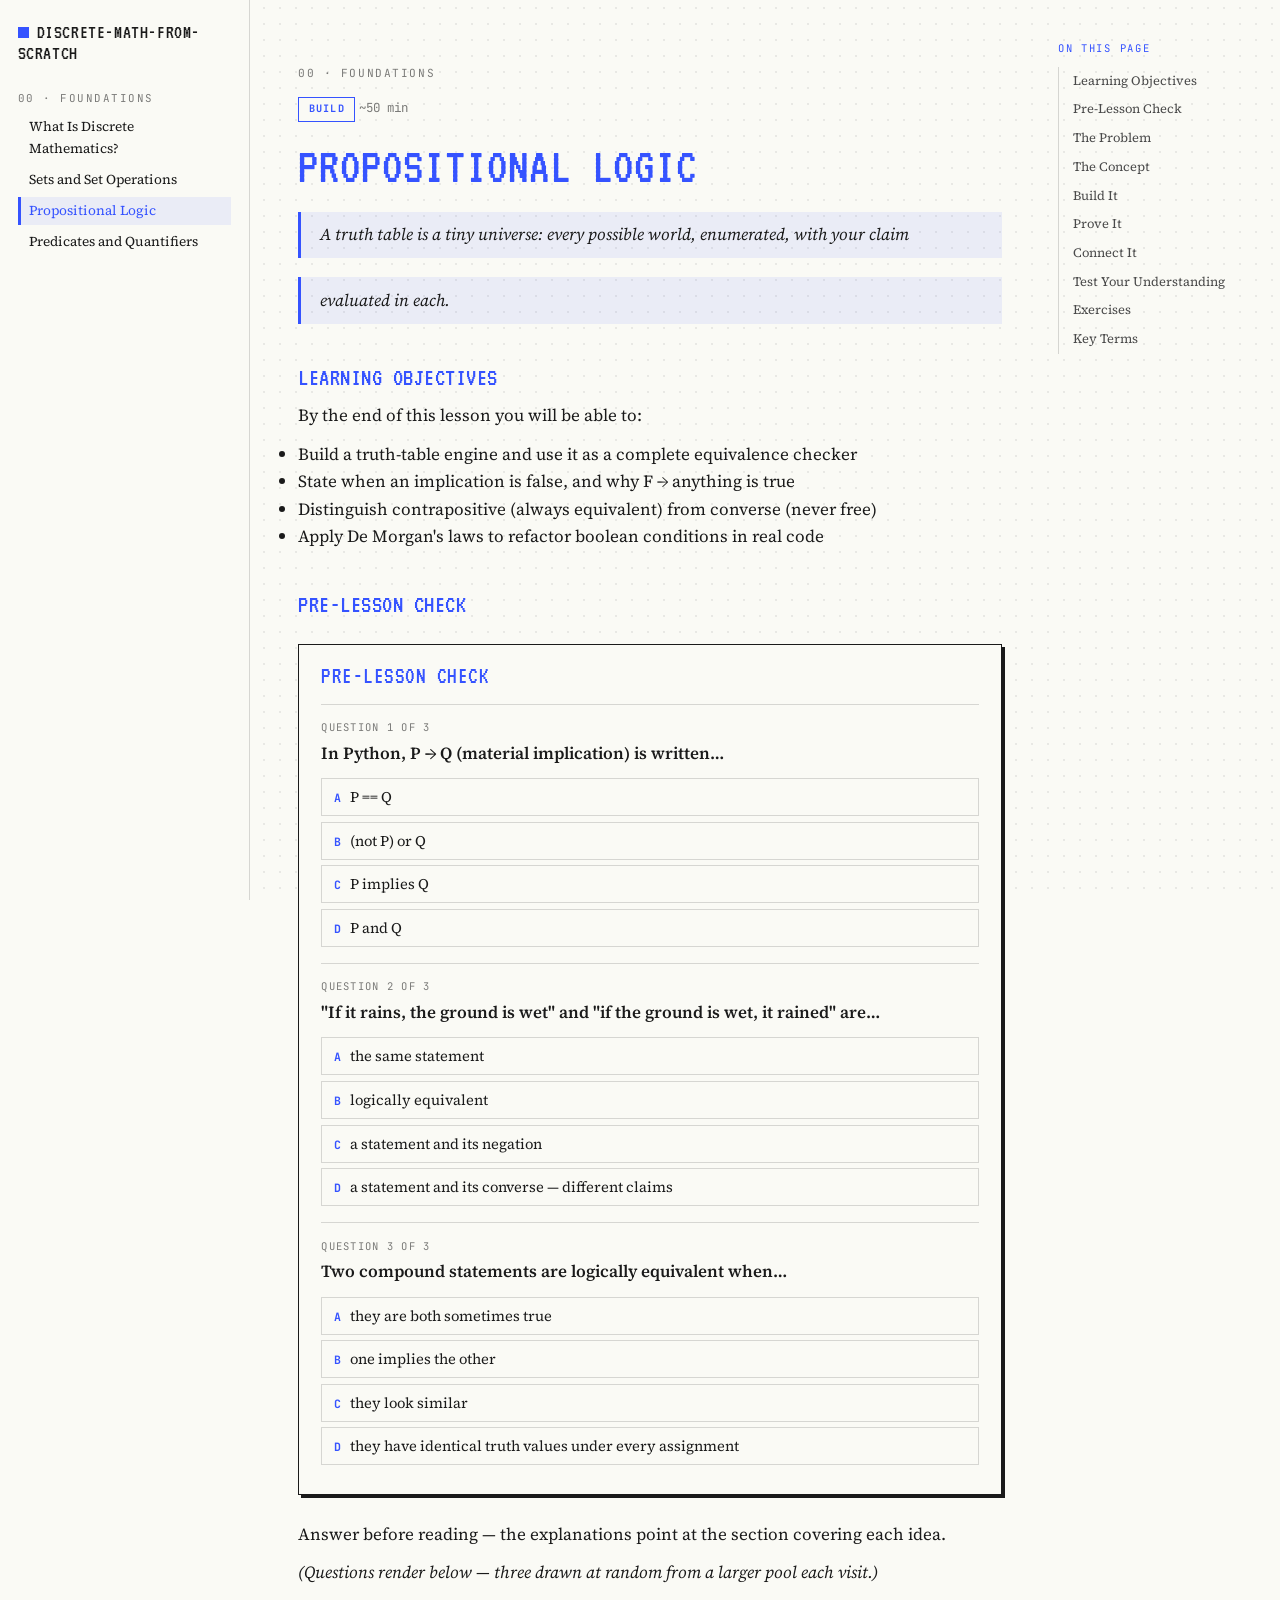
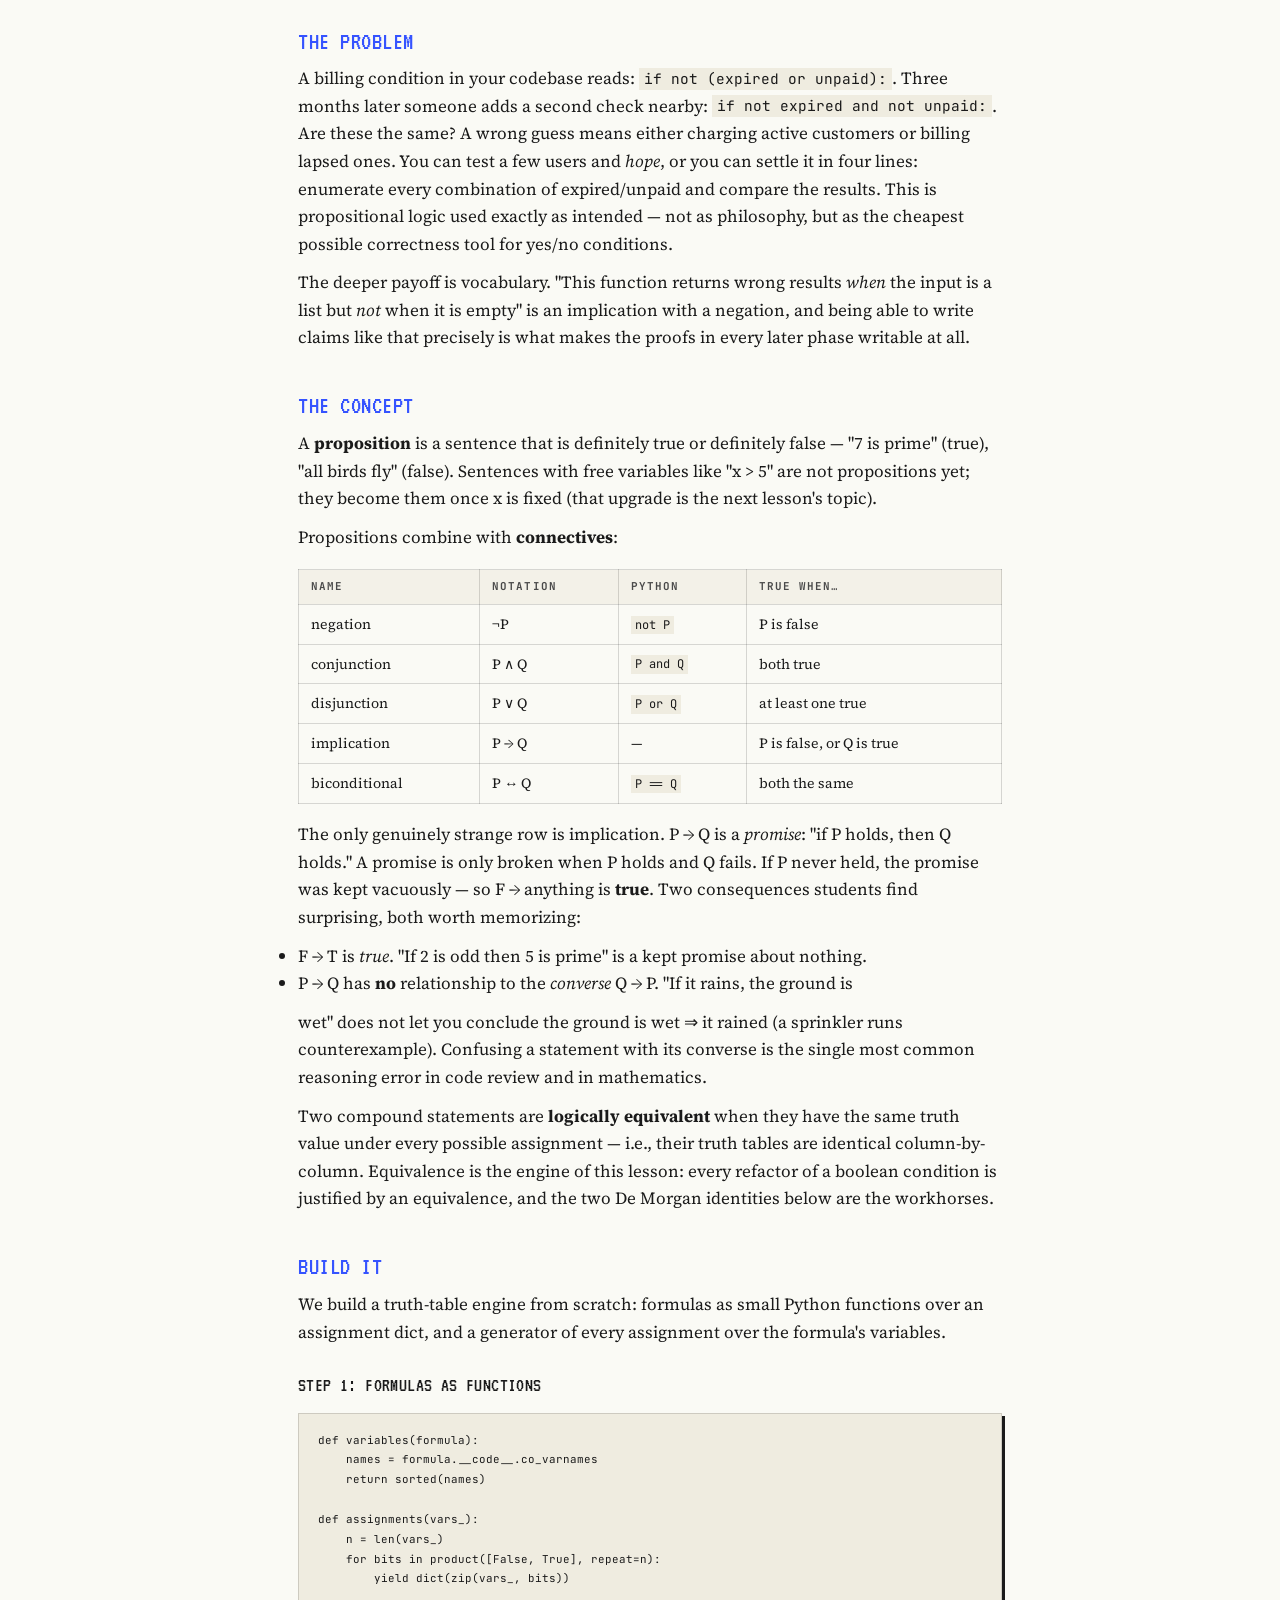
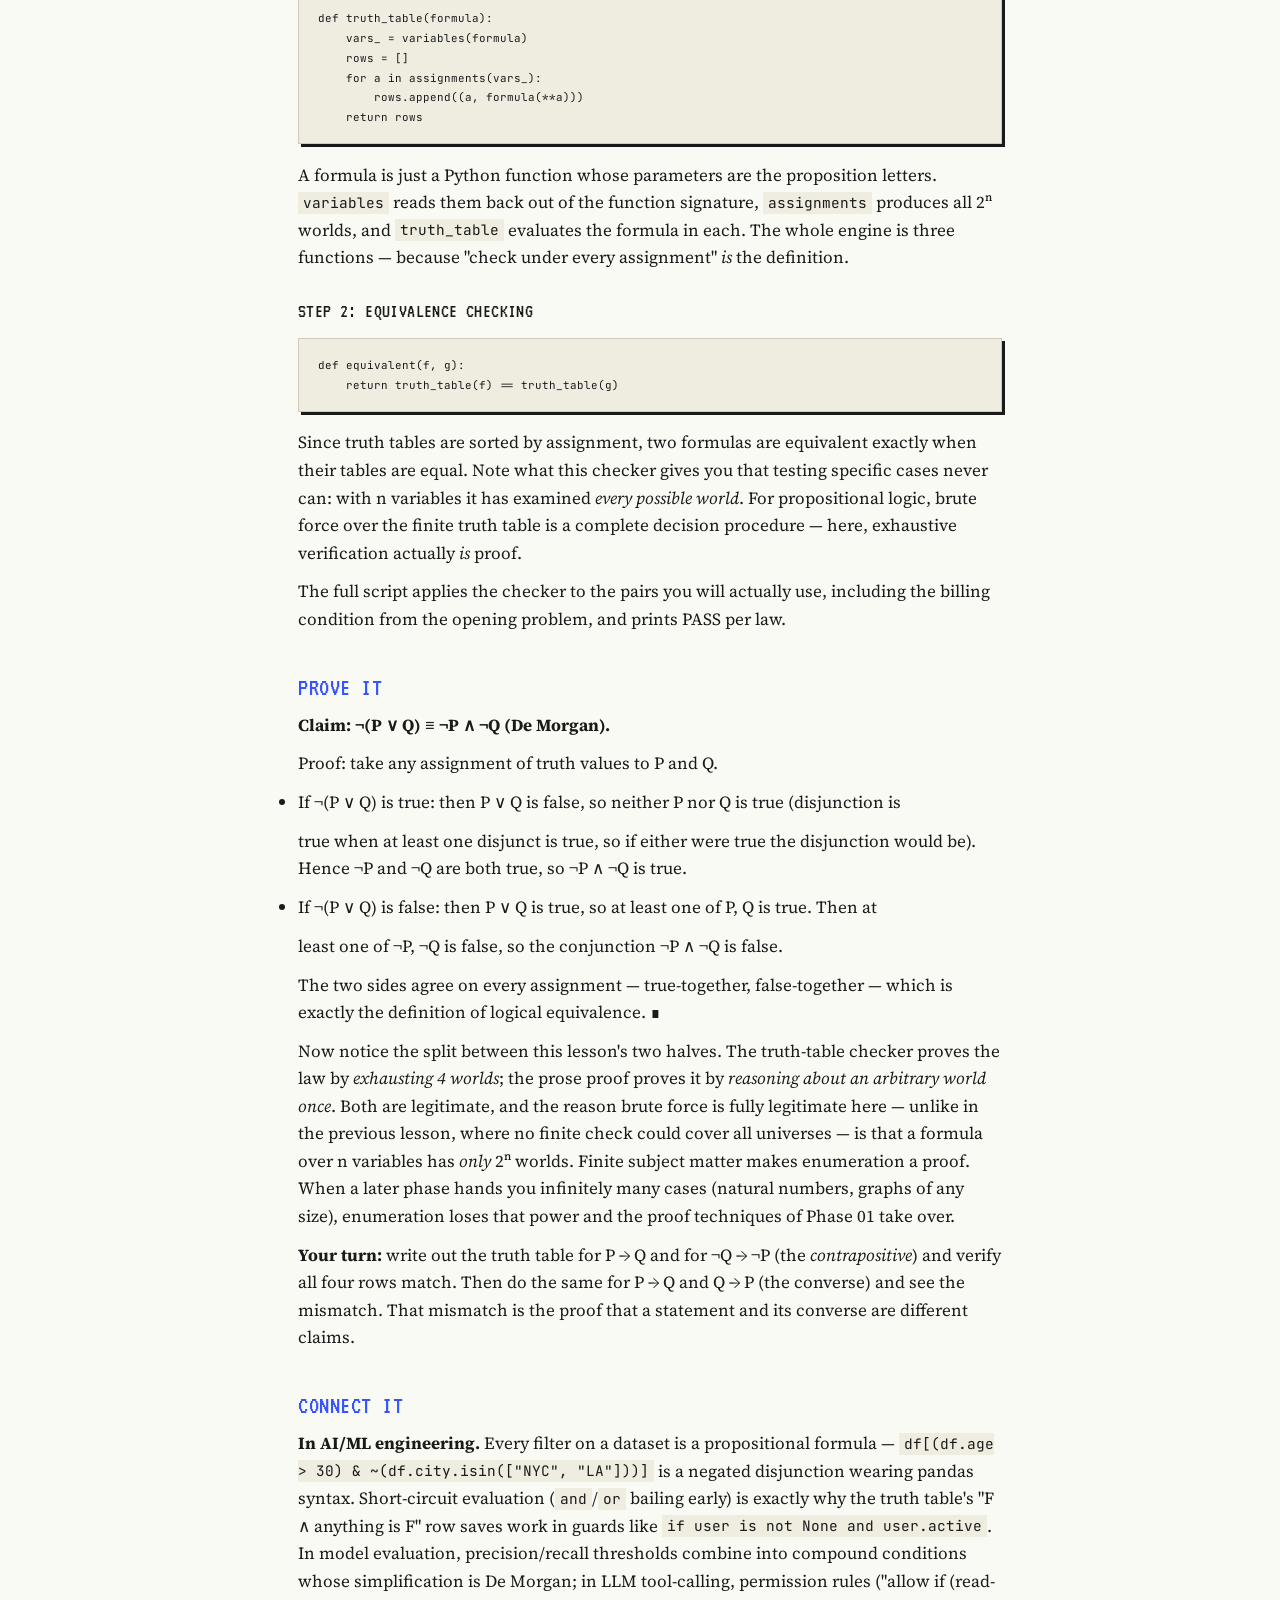
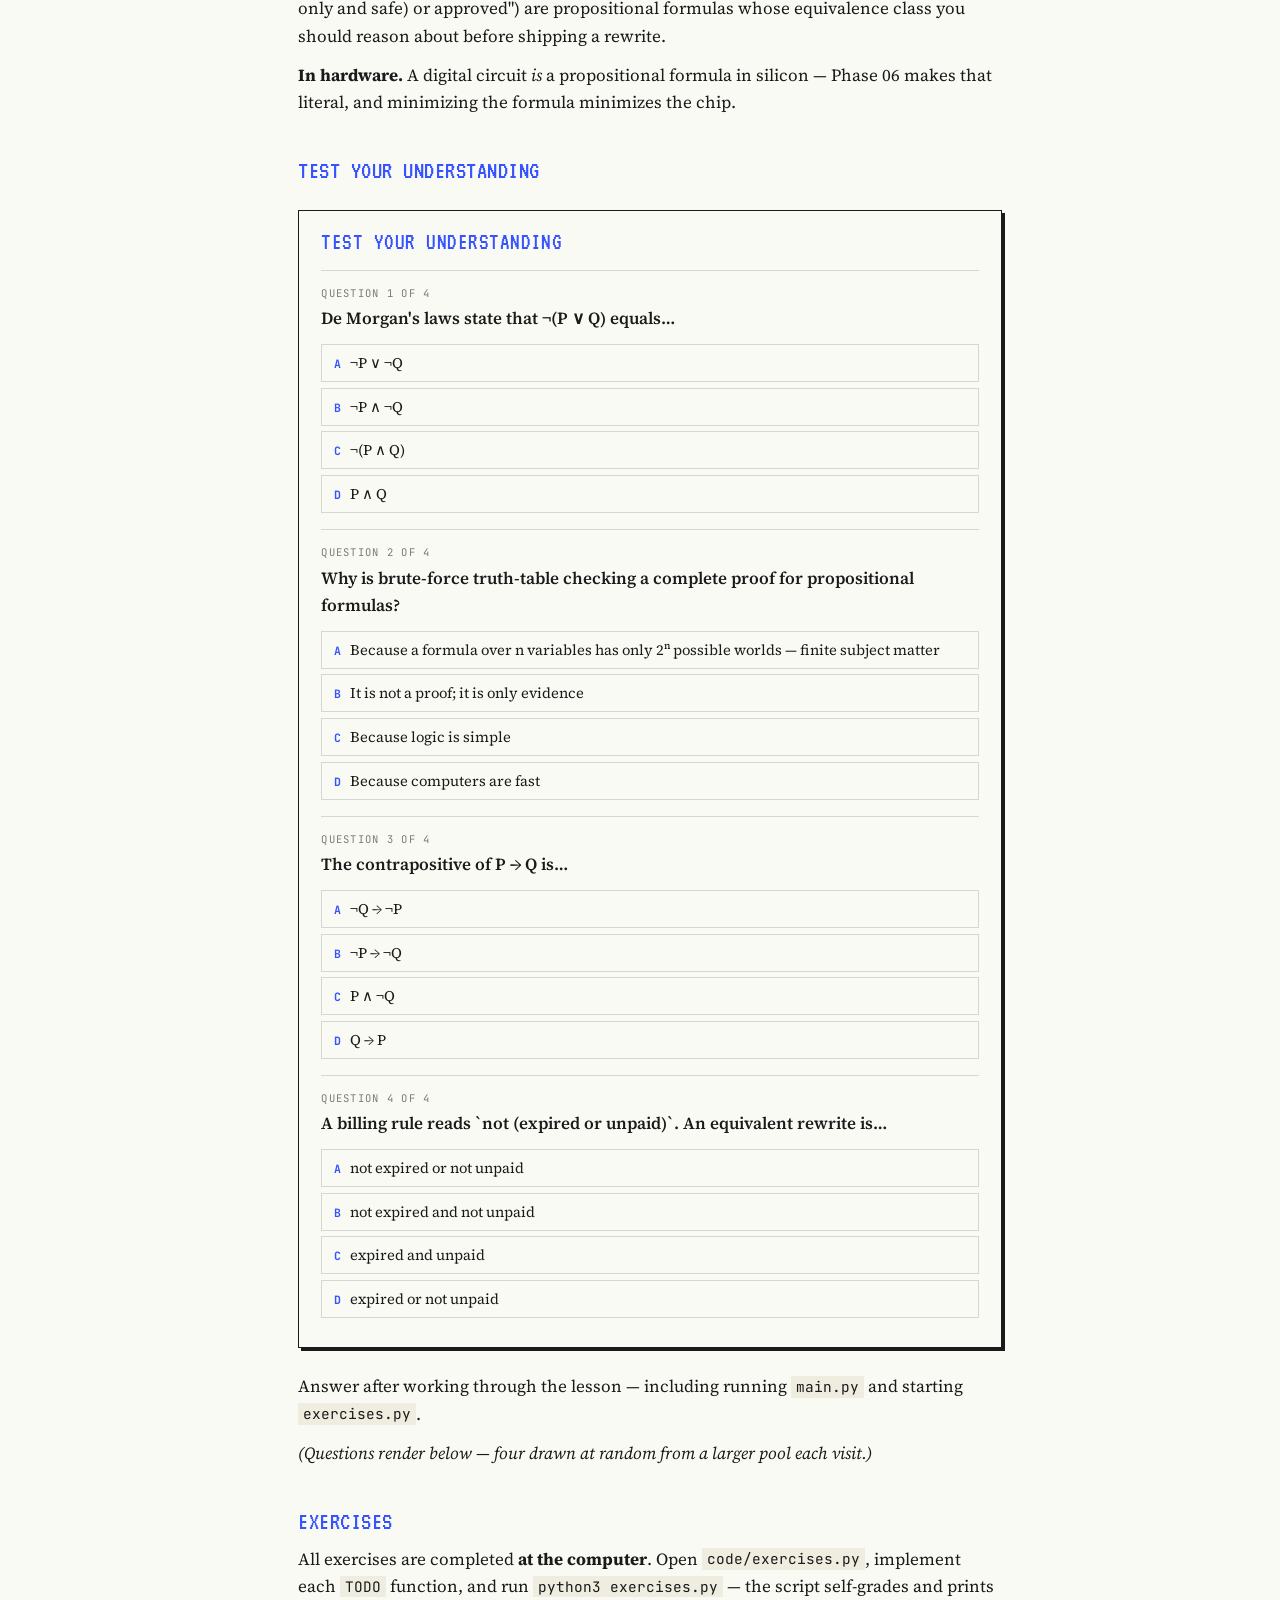
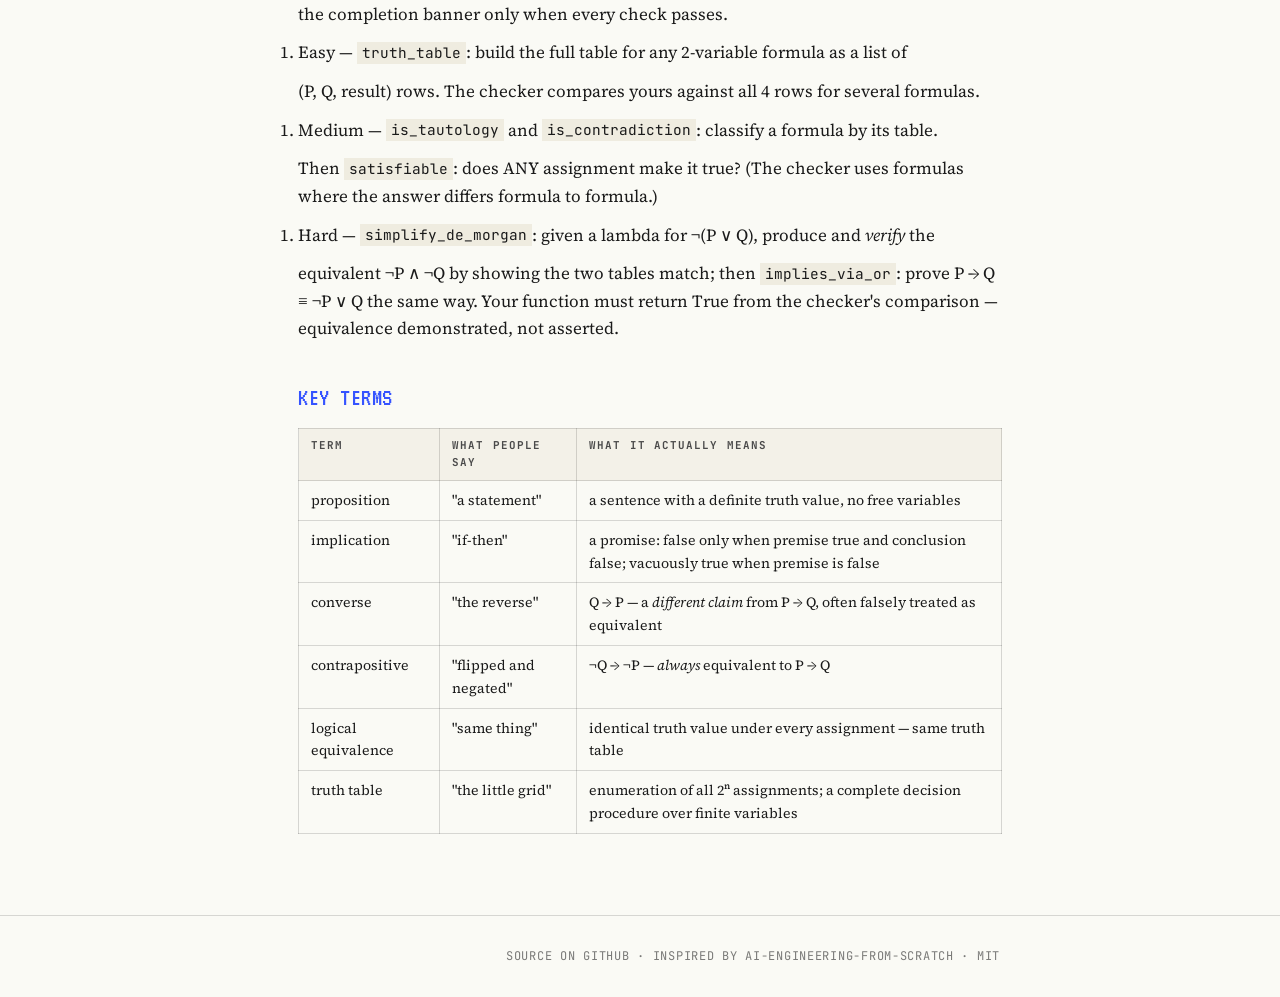
<file: site/lesson/03-propositional-logic.html>
<!DOCTYPE html>
<html lang="en">
<head>
<meta charset="utf-8">
<meta name="viewport" content="width=device-width, initial-scale=1">
<title>Propositional Logic · discrete math from scratch</title>
<link rel="preconnect" href="https://fonts.googleapis.com">
<link rel="preconnect" href="https://fonts.gstatic.com" crossorigin>
<link href="https://fonts.googleapis.com/css2?family=VT323&family=Source+Serif+4:ital,opsz,wght@0,8..60,400..700;1,8..60,400&family=JetBrains+Mono:wght@400;500;700&display=swap" rel="stylesheet">
<link rel="stylesheet" href="../style.css">
</head>
<body>
<aside class="sidebar"><p class="side-brand"><a href="../index.html">discrete-math-from-scratch</a></p><p class="side-phase">00 · Foundations</p><p class="side-lesson"><a href="../lesson/01-what-is-discrete-mathematics.html">What Is Discrete Mathematics?</a></p><p class="side-lesson"><a href="../lesson/02-sets-and-set-operations.html">Sets and Set Operations</a></p><p class="side-lesson"><a class="current" href="../lesson/03-propositional-logic.html">Propositional Logic</a></p><p class="side-lesson"><a href="../lesson/04-predicates-and-quantifiers.html">Predicates and Quantifiers</a></p></aside>
<div class="layout">
<main>
<p class="crumbs">00 · Foundations</p><span class="badge badge-build">Build</span> <span class="muted">~50 min</span><h1>Propositional Logic</h1>
<blockquote>A truth table is a tiny universe: every possible world, enumerated, with your claim</blockquote>
<blockquote>evaluated in each.</blockquote>
<h2 id="learning-objectives">Learning Objectives</h2>
<p>By the end of this lesson you will be able to:</p>
<ul>
<li>Build a truth-table engine and use it as a complete equivalence checker</li>
<li>State when an implication is false, and why F → anything is true</li>
<li>Distinguish contrapositive (always equivalent) from converse (never free)</li>
<li>Apply De Morgan's laws to refactor boolean conditions in real code</li>
</ul>
<h2 id="pre-lesson-check">Pre-Lesson Check</h2><div class="quiz-mount" data-quiz="pre" data-title="Pre-Lesson Check"><p class="quiz-blurb">Answer before reading. They show what to skim first. 3 questions are drawn at random from a larger pool — reload for a different set.</p></div>
<p>Answer before reading — the explanations point at the section covering each idea.</p>
<p><em>(Questions render below — three drawn at random from a larger pool each visit.)</em></p>
<h2 id="the-problem">The Problem</h2>
<p>A billing condition in your codebase reads: <code>if not (expired or unpaid):</code>. Three months later someone adds a second check nearby: <code>if not expired and not unpaid:</code>. Are these the same? A wrong guess means either charging active customers or billing lapsed ones. You can test a few users and <em>hope</em>, or you can settle it in four lines: enumerate every combination of expired/unpaid and compare the results. This is propositional logic used exactly as intended — not as philosophy, but as the cheapest possible correctness tool for yes/no conditions.</p>
<p>The deeper payoff is vocabulary. "This function returns wrong results <em>when</em> the input is a list but <em>not</em> when it is empty" is an implication with a negation, and being able to write claims like that precisely is what makes the proofs in every later phase writable at all.</p>
<h2 id="the-concept">The Concept</h2>
<p>A <strong>proposition</strong> is a sentence that is definitely true or definitely false — "7 is prime" (true), "all birds fly" (false). Sentences with free variables like "x &gt; 5" are not propositions yet; they become them once x is fixed (that upgrade is the next lesson's topic).</p>
<p>Propositions combine with <strong>connectives</strong>:</p>
<table><tr><th>Name</th><th>Notation</th><th>Python</th><th>True when…</th></tr><tr><td>negation</td><td>¬P</td><td><code>not P</code></td><td>P is false</td></tr><tr><td>conjunction</td><td>P ∧ Q</td><td><code>P and Q</code></td><td>both true</td></tr><tr><td>disjunction</td><td>P ∨ Q</td><td><code>P or Q</code></td><td>at least one true</td></tr><tr><td>implication</td><td>P → Q</td><td>—</td><td>P is false, or Q is true</td></tr><tr><td>biconditional</td><td>P ↔ Q</td><td><code>P == Q</code></td><td>both the same</td></tr></table>
<p>The only genuinely strange row is implication. P → Q is a <em>promise</em>: "if P holds, then Q holds." A promise is only broken when P holds and Q fails. If P never held, the promise was kept vacuously — so F → anything is <strong>true</strong>. Two consequences students find surprising, both worth memorizing:</p>
<ul>
<li>F → T is <em>true</em>. "If 2 is odd then 5 is prime" is a kept promise about nothing.</li>
<li>P → Q has <strong>no</strong> relationship to the <em>converse</em> Q → P. "If it rains, the ground is</li>
</ul>
<p>wet" does not let you conclude the ground is wet ⇒ it rained (a sprinkler runs counterexample). Confusing a statement with its converse is the single most common reasoning error in code review and in mathematics.</p>
<p>Two compound statements are <strong>logically equivalent</strong> when they have the same truth value under every possible assignment — i.e., their truth tables are identical column-by-column. Equivalence is the engine of this lesson: every refactor of a boolean condition is justified by an equivalence, and the two De Morgan identities below are the workhorses.</p>
<h2 id="build-it">Build It</h2>
<p>We build a truth-table engine from scratch: formulas as small Python functions over an assignment dict, and a generator of every assignment over the formula's variables.</p>
<h3 id="step-1-formulas-as-functions">Step 1: Formulas as functions</h3>
<pre><code class="lang-python">def variables(formula):
    names = formula.__code__.co_varnames
    return sorted(names)

def assignments(vars_):
    n = len(vars_)
    for bits in product([False, True], repeat=n):
        yield dict(zip(vars_, bits))

def truth_table(formula):
    vars_ = variables(formula)
    rows = []
    for a in assignments(vars_):
        rows.append((a, formula(**a)))
    return rows</code></pre>
<p>A formula is just a Python function whose parameters are the proposition letters. <code>variables</code> reads them back out of the function signature, <code>assignments</code> produces all 2ⁿ worlds, and <code>truth_table</code> evaluates the formula in each. The whole engine is three functions — because "check under every assignment" <em>is</em> the definition.</p>
<h3 id="step-2-equivalence-checking">Step 2: Equivalence checking</h3>
<pre><code class="lang-python">def equivalent(f, g):
    return truth_table(f) == truth_table(g)</code></pre>
<p>Since truth tables are sorted by assignment, two formulas are equivalent exactly when their tables are equal. Note what this checker gives you that testing specific cases never can: with n variables it has examined <em>every possible world</em>. For propositional logic, brute force over the finite truth table is a complete decision procedure — here, exhaustive verification actually <em>is</em> proof.</p>
<p>The full script applies the checker to the pairs you will actually use, including the billing condition from the opening problem, and prints PASS per law.</p>
<h2 id="prove-it">Prove It</h2>
<p><strong>Claim: ¬(P ∨ Q) ≡ ¬P ∧ ¬Q (De Morgan).</strong></p>
<p>Proof: take any assignment of truth values to P and Q.</p>
<ul>
<li>If ¬(P ∨ Q) is true: then P ∨ Q is false, so neither P nor Q is true (disjunction is</li>
</ul>
<p>true when at least one disjunct is true, so if either were true the disjunction would be). Hence ¬P and ¬Q are both true, so ¬P ∧ ¬Q is true.</p>
<ul>
<li>If ¬(P ∨ Q) is false: then P ∨ Q is true, so at least one of P, Q is true. Then at</li>
</ul>
<p>least one of ¬P, ¬Q is false, so the conjunction ¬P ∧ ¬Q is false.</p>
<p>The two sides agree on every assignment — true-together, false-together — which is exactly the definition of logical equivalence. ∎</p>
<p>Now notice the split between this lesson's two halves. The truth-table checker proves the law by <em>exhausting 4 worlds</em>; the prose proof proves it by <em>reasoning about an arbitrary world once</em>. Both are legitimate, and the reason brute force is fully legitimate here — unlike in the previous lesson, where no finite check could cover all universes — is that a formula over n variables has <em>only</em> 2ⁿ worlds. Finite subject matter makes enumeration a proof. When a later phase hands you infinitely many cases (natural numbers, graphs of any size), enumeration loses that power and the proof techniques of Phase 01 take over.</p>
<p><strong>Your turn:</strong> write out the truth table for P → Q and for ¬Q → ¬P (the <em>contrapositive</em>) and verify all four rows match. Then do the same for P → Q and Q → P (the converse) and see the mismatch. That mismatch is the proof that a statement and its converse are different claims.</p>
<h2 id="connect-it">Connect It</h2>
<p><strong>In AI/ML engineering.</strong> Every filter on a dataset is a propositional formula — <code>df[(df.age &gt; 30) &amp; ~(df.city.isin(["NYC", "LA"]))]</code> is a negated disjunction wearing pandas syntax. Short-circuit evaluation (<code>and</code>/<code>or</code> bailing early) is exactly why the truth table's "F ∧ anything is F" row saves work in guards like <code>if user is not None and user.active</code>. In model evaluation, precision/recall thresholds combine into compound conditions whose simplification is De Morgan; in LLM tool-calling, permission rules ("allow if (read-only and safe) or approved") are propositional formulas whose equivalence class you should reason about before shipping a rewrite.</p>
<p><strong>In hardware.</strong> A digital circuit <em>is</em> a propositional formula in silicon — Phase 06 makes that literal, and minimizing the formula minimizes the chip.</p>
<h2 id="test-your-understanding">Test Your Understanding</h2><div class="quiz-mount" data-quiz="post" data-title="Test Your Understanding"><p class="quiz-blurb">Answer after working through the lesson. 4 questions are drawn at random from a larger pool — reload for a different set.</p></div>
<p>Answer after working through the lesson — including running <code>main.py</code> and starting <code>exercises.py</code>.</p>
<p><em>(Questions render below — four drawn at random from a larger pool each visit.)</em></p>
<h2 id="exercises">Exercises</h2>
<p>All exercises are completed <strong>at the computer</strong>. Open <code>code/exercises.py</code>, implement each <code>TODO</code> function, and run <code>python3 exercises.py</code> — the script self-grades and prints the completion banner only when every check passes.</p>
<ol>
<li>Easy — <code>truth_table</code>: build the full table for any 2-variable formula as a list of</li>
</ol>
<p>(P, Q, result) rows. The checker compares yours against all 4 rows for several formulas.</p>
<ol>
<li>Medium — <code>is_tautology</code> and <code>is_contradiction</code>: classify a formula by its table.</li>
</ol>
<p>Then <code>satisfiable</code>: does ANY assignment make it true? (The checker uses formulas where the answer differs formula to formula.)</p>
<ol>
<li>Hard — <code>simplify_de_morgan</code>: given a lambda for ¬(P ∨ Q), produce and <em>verify</em> the</li>
</ol>
<p>equivalent ¬P ∧ ¬Q by showing the two tables match; then <code>implies_via_or</code>: prove P → Q ≡ ¬P ∨ Q the same way. Your function must return True from the checker's comparison — equivalence demonstrated, not asserted.</p>
<h2 id="key-terms">Key Terms</h2>
<table><tr><th>Term</th><th>What people say</th><th>What it actually means</th></tr><tr><td>proposition</td><td>"a statement"</td><td>a sentence with a definite truth value, no free variables</td></tr><tr><td>implication</td><td>"if-then"</td><td>a promise: false only when premise true and conclusion false; vacuously true when premise is false</td></tr><tr><td>converse</td><td>"the reverse"</td><td>Q → P — a <em>different claim</em> from P → Q, often falsely treated as equivalent</td></tr><tr><td>contrapositive</td><td>"flipped and negated"</td><td>¬Q → ¬P — <em>always</em> equivalent to P → Q</td></tr><tr><td>logical equivalence</td><td>"same thing"</td><td>identical truth value under every assignment — same truth table</td></tr><tr><td>truth table</td><td>"the little grid"</td><td>enumeration of all 2ⁿ assignments; a complete decision procedure over finite variables</td></tr></table><script id="quiz-data" type="application/json">{"pre": {"pool": [{"stage": "pre", "question": "Which of these is a proposition?", "options": ["x > 5", "Close the door!", "7 is prime", "What time is it?"], "correct": 2, "explanation": "A proposition has a definite truth value. \"x > 5\" has a free variable; questions and commands are not truth-valued."}, {"stage": "pre", "question": "In Python, P \u2192 Q (material implication) is written\u2026", "options": ["P implies Q", "(not P) or Q", "P and Q", "P == Q"], "correct": 1, "explanation": "Implication is false only when P is true and Q is false \u2014 exactly the truth table of (not P) or Q."}, {"stage": "pre", "question": "A truth table over n variables has how many rows?", "options": ["n\u00b2", "2n", "2\u207f", "n!"], "correct": 2, "explanation": "Each variable is independently true or false: 2 \u00d7 2 \u00d7 \u2026 \u00d7 2 = 2\u207f possible assignments."}, {"stage": "pre", "question": "\"If it rains, the ground is wet\" and \"if the ground is wet, it rained\" are\u2026", "options": ["the same statement", "logically equivalent", "a statement and its converse \u2014 different claims", "a statement and its negation"], "correct": 2, "explanation": "The second is the converse. A sprinkler makes the ground wet without rain \u2014 the lesson's counterexample."}, {"stage": "pre", "question": "Two compound statements are logically equivalent when\u2026", "options": ["they look similar", "they are both sometimes true", "they have identical truth values under every assignment", "one implies the other"], "correct": 2, "explanation": "Equivalence means same truth table column \u2014 same value in every possible world."}], "shown": 3}, "post": {"pool": [{"stage": "post", "question": "When is the promise P \u2192 Q broken?", "options": ["P is false and Q is false", "P is true and Q is false", "P is false and Q is true", "never \u2014 implications are always true"], "correct": 1, "explanation": "A promise is only violated when its premise held and the conclusion failed. F \u2192 anything is vacuously true."}, {"stage": "post", "question": "De Morgan's laws state that \u00ac(P \u2228 Q) equals\u2026", "options": ["\u00acP \u2228 \u00acQ", "\u00acP \u2227 \u00acQ", "P \u2227 Q", "\u00ac(P \u2227 Q)"], "correct": 1, "explanation": "Negation flips \u2228 to \u2227 and negates each part \u2014 proven by cases in the lesson, checked by truth table."}, {"stage": "post", "question": "The contrapositive of P \u2192 Q is\u2026", "options": ["Q \u2192 P", "\u00acP \u2192 \u00acQ", "\u00acQ \u2192 \u00acP", "P \u2227 \u00acQ"], "correct": 2, "explanation": "Flip and negate both. The contrapositive is always equivalent to the original \u2014 unlike the converse."}, {"stage": "post", "question": "Why is brute-force truth-table checking a complete proof for propositional formulas?", "options": ["Because computers are fast", "Because a formula over n variables has only 2\u207f possible worlds \u2014 finite subject matter", "Because logic is simple", "It is not a proof; it is only evidence"], "correct": 1, "explanation": "Exhausting all 2\u207f assignments leaves no world unchecked. Over infinite domains enumeration loses this power."}, {"stage": "post", "question": "A billing rule reads `not (expired or unpaid)`. An equivalent rewrite is\u2026", "options": ["not expired or not unpaid", "not expired and not unpaid", "expired and unpaid", "expired or not unpaid"], "correct": 1, "explanation": "De Morgan: the negation distributes inward and flips or to and \u2014 the exact example from the lesson opening."}, {"stage": "post", "question": "How many logically distinct binary connectives exist (truth functions on two inputs)?", "options": ["4", "8", "16", "256"], "correct": 2, "explanation": "A binary connective fills a 4-row truth table, each row T or F: 2\u2074 = 16. The lesson script counts them."}], "shown": 4}}</script><script src="../quiz.js"></script>
</main>
<aside class="toc"><p class="toc-title">On this page</p><ul><li><a href="#learning-objectives">Learning Objectives</a></li><li><a href="#pre-lesson-check">Pre-Lesson Check</a></li><li><a href="#the-problem">The Problem</a></li><li><a href="#the-concept">The Concept</a></li><li><a href="#build-it">Build It</a></li><li><a href="#prove-it">Prove It</a></li><li><a href="#connect-it">Connect It</a></li><li><a href="#test-your-understanding">Test Your Understanding</a></li><li><a href="#exercises">Exercises</a></li><li><a href="#key-terms">Key Terms</a></li></ul></aside>
</div>
<footer>
<p><a href="https://github.com/BarzinL/discrete-math-from-scratch">Source on GitHub</a> ·
Inspired by <a href="https://github.com/rohitg00/ai-engineering-from-scratch">ai-engineering-from-scratch</a> · MIT</p>
</footer>
</body>
</html>
</file>
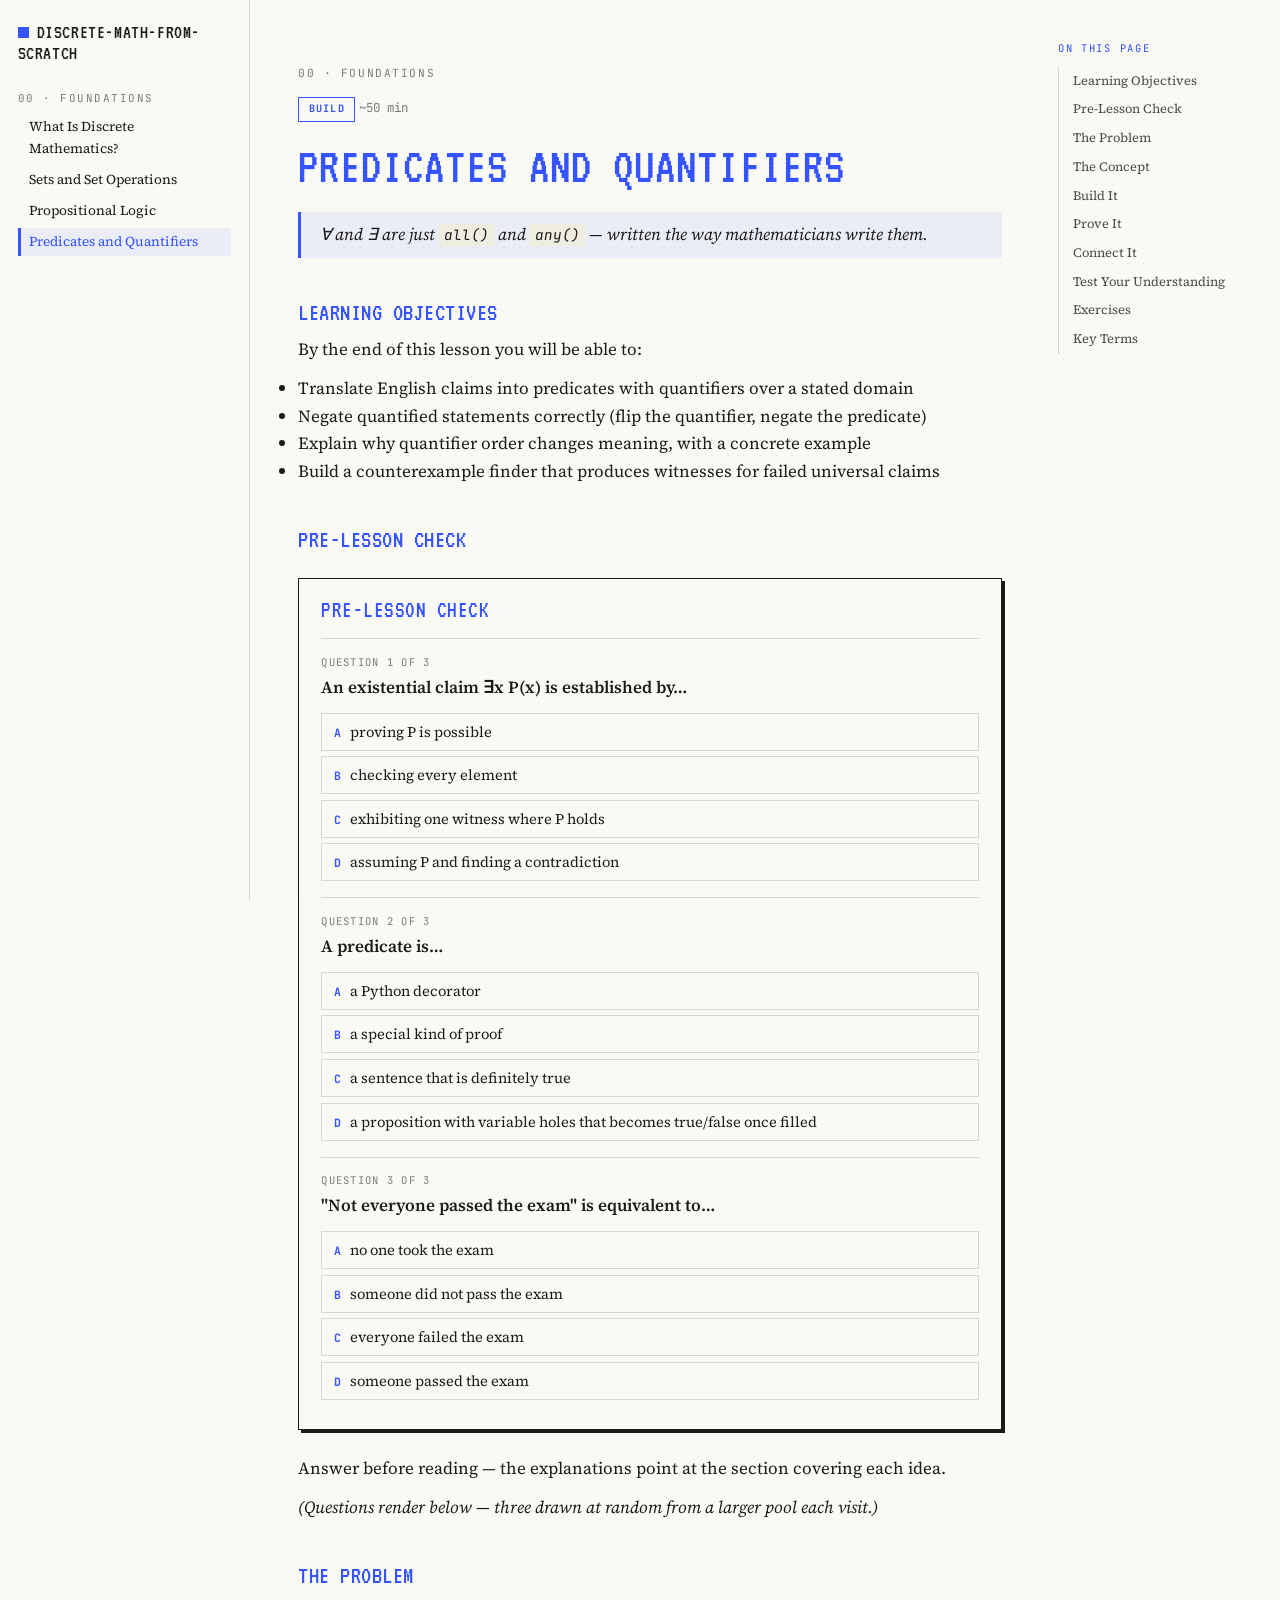
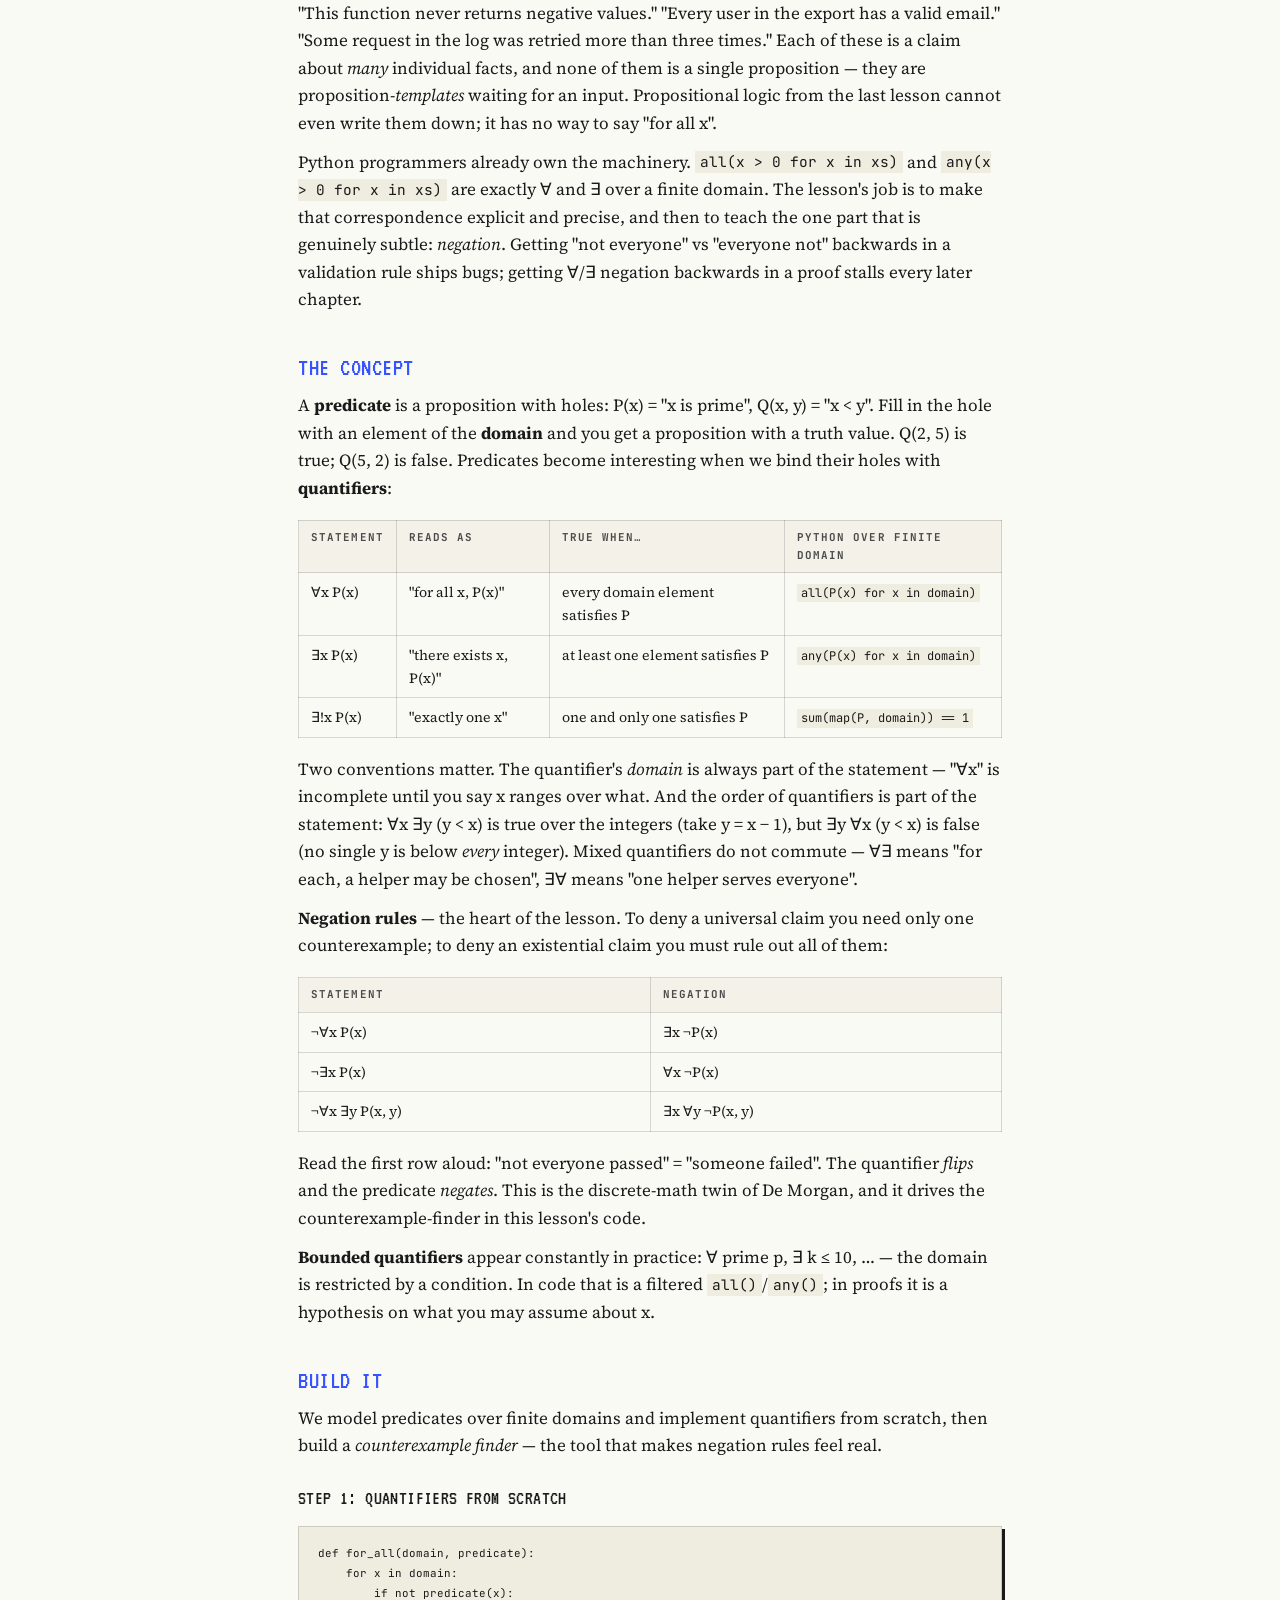
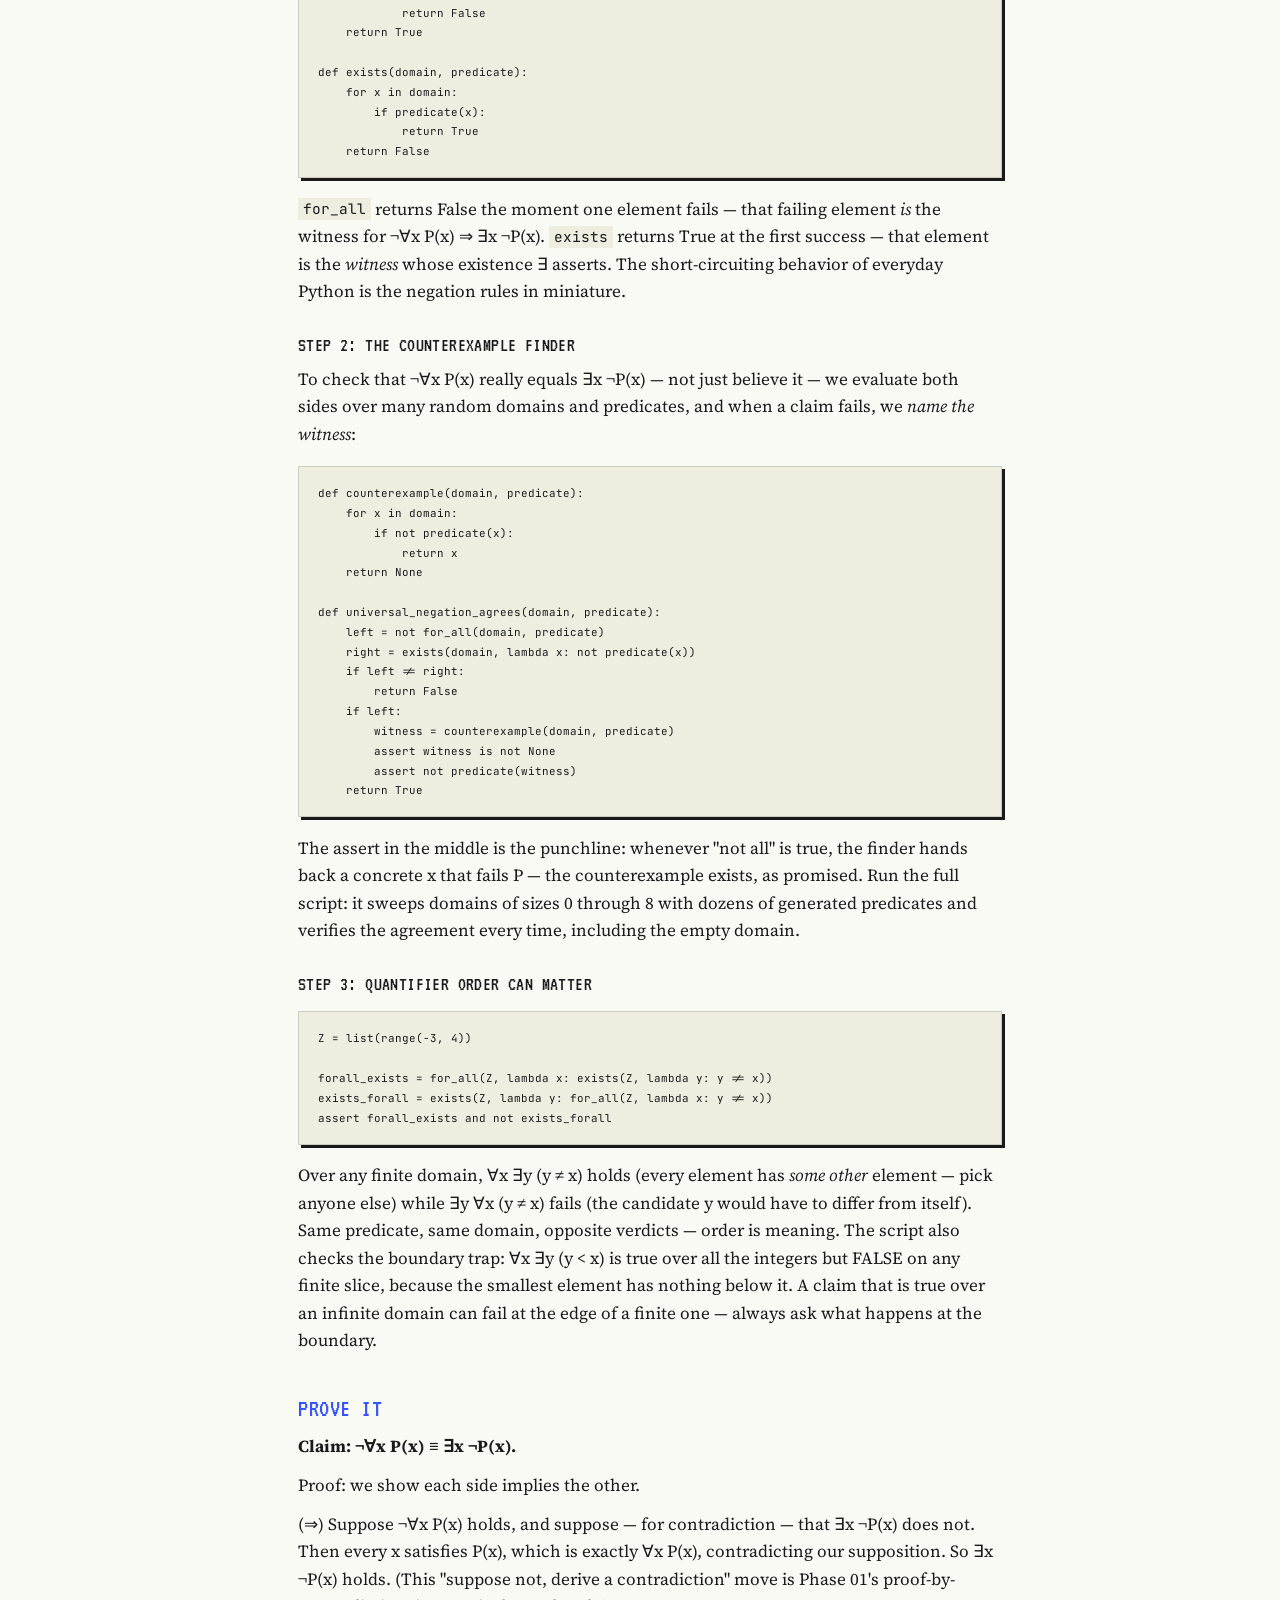
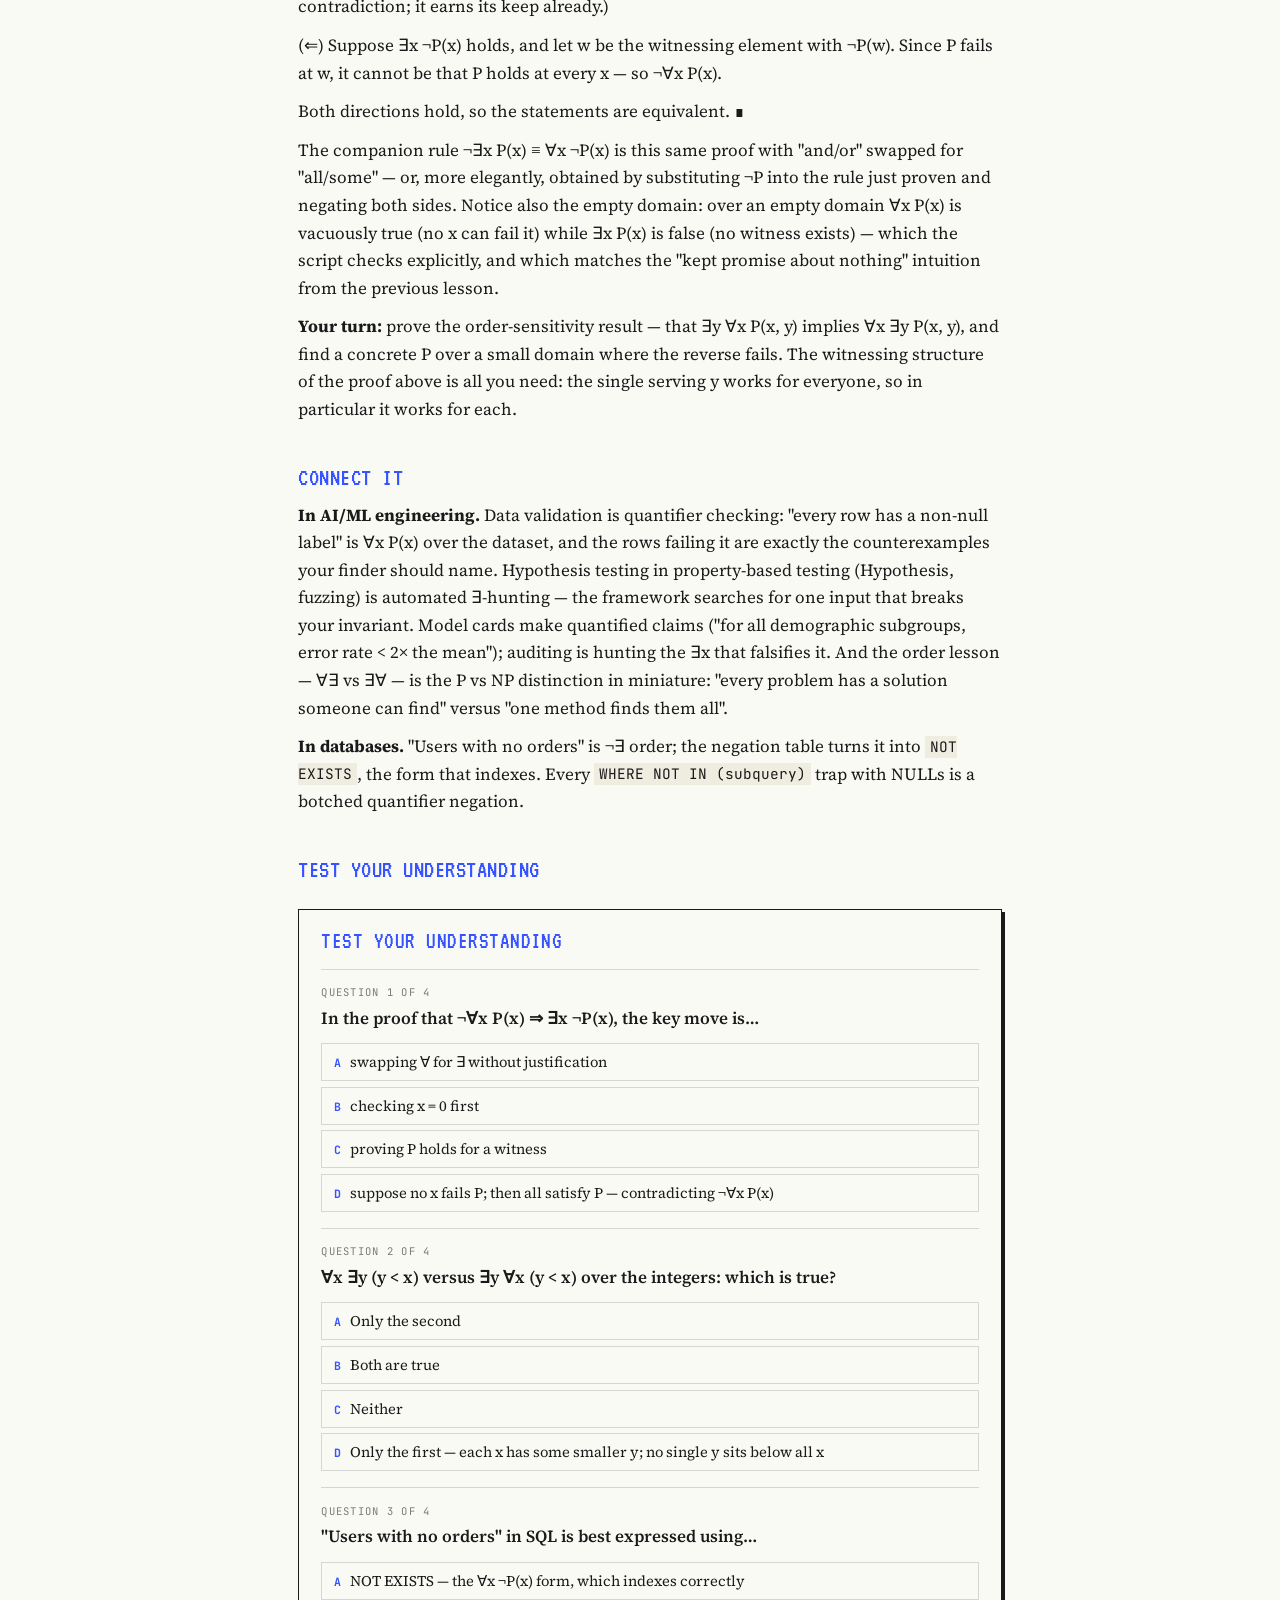
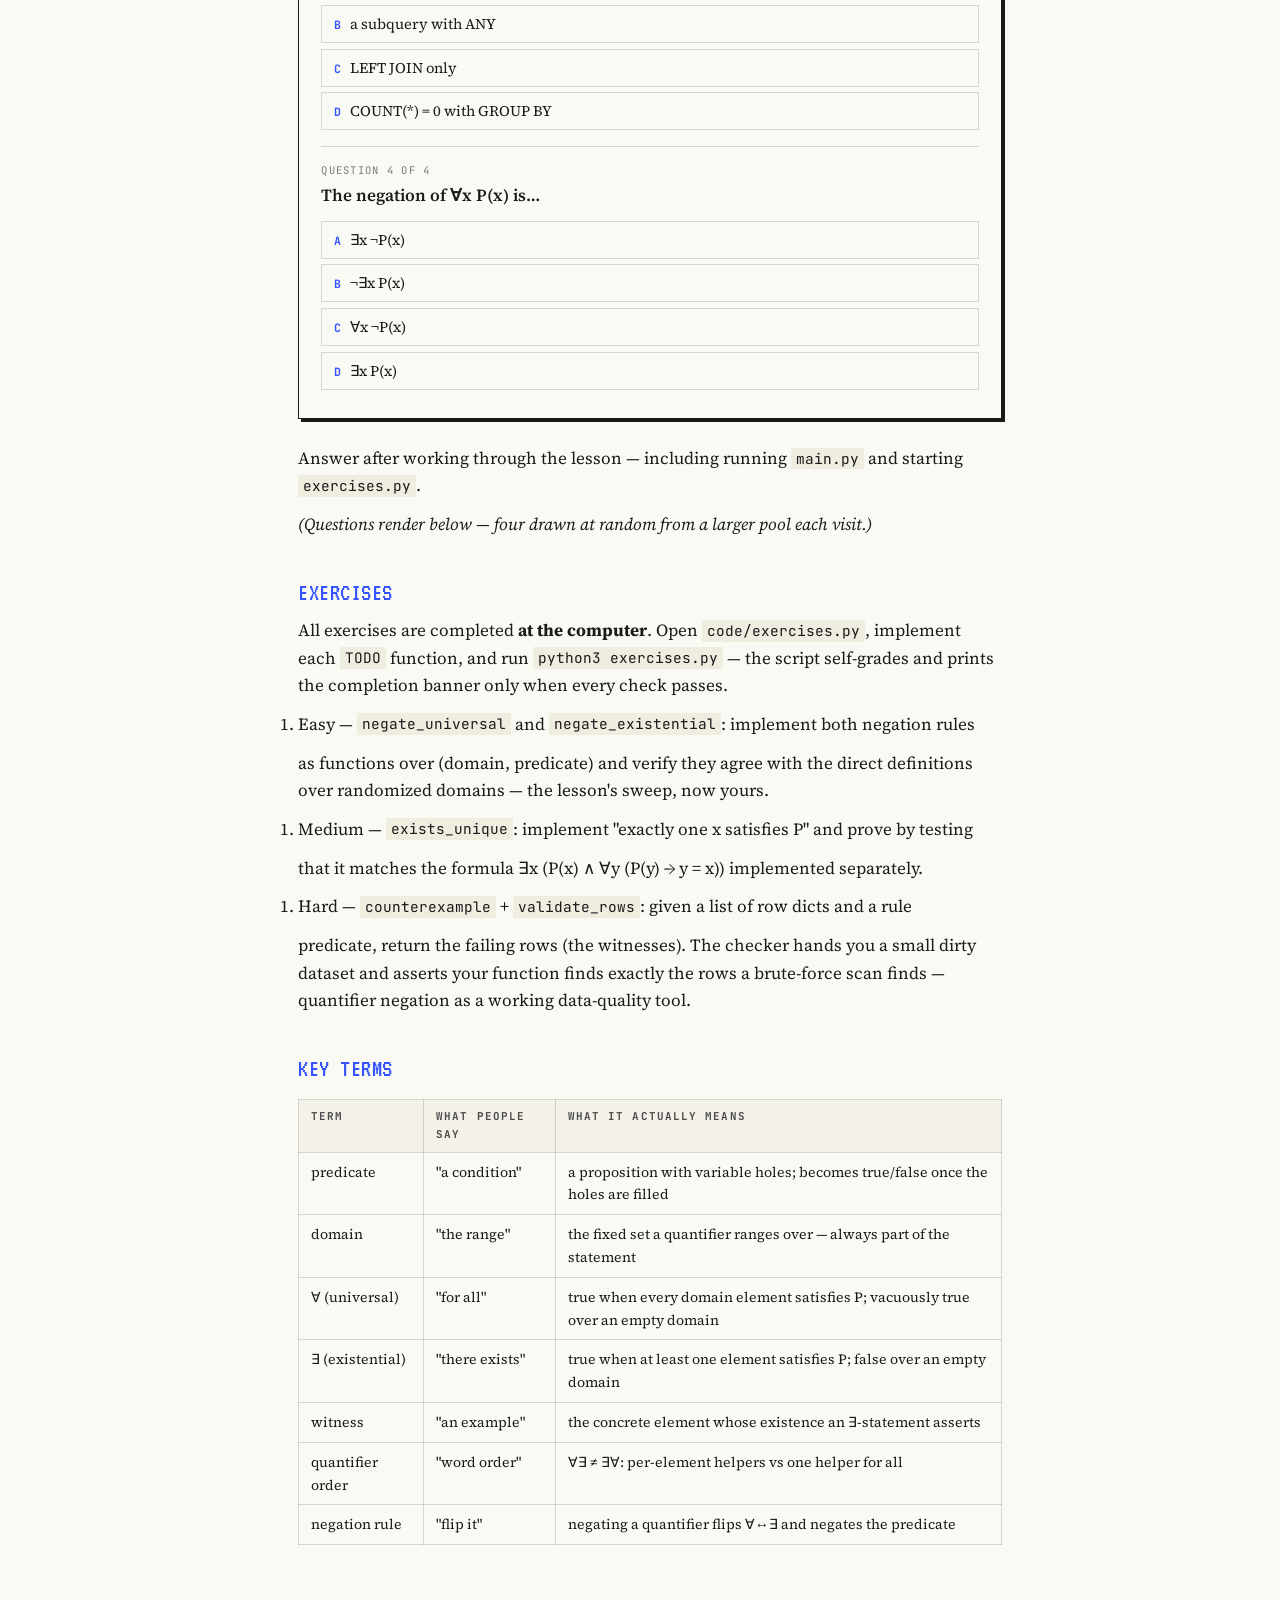
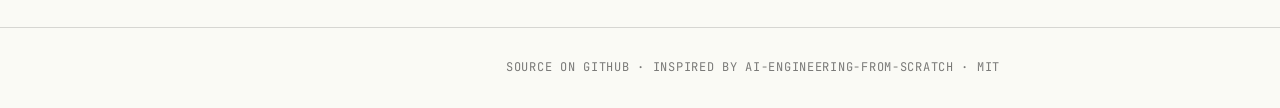
<file: site/lesson/04-predicates-and-quantifiers.html>
<!DOCTYPE html>
<html lang="en">
<head>
<meta charset="utf-8">
<meta name="viewport" content="width=device-width, initial-scale=1">
<title>Predicates and Quantifiers · discrete math from scratch</title>
<link rel="preconnect" href="https://fonts.googleapis.com">
<link rel="preconnect" href="https://fonts.gstatic.com" crossorigin>
<link href="https://fonts.googleapis.com/css2?family=VT323&family=Source+Serif+4:ital,opsz,wght@0,8..60,400..700;1,8..60,400&family=JetBrains+Mono:wght@400;500;700&display=swap" rel="stylesheet">
<link rel="stylesheet" href="../style.css">
</head>
<body>
<aside class="sidebar"><p class="side-brand"><a href="../index.html">discrete-math-from-scratch</a></p><p class="side-phase">00 · Foundations</p><p class="side-lesson"><a href="../lesson/01-what-is-discrete-mathematics.html">What Is Discrete Mathematics?</a></p><p class="side-lesson"><a href="../lesson/02-sets-and-set-operations.html">Sets and Set Operations</a></p><p class="side-lesson"><a href="../lesson/03-propositional-logic.html">Propositional Logic</a></p><p class="side-lesson"><a class="current" href="../lesson/04-predicates-and-quantifiers.html">Predicates and Quantifiers</a></p></aside>
<div class="layout">
<main>
<p class="crumbs">00 · Foundations</p><span class="badge badge-build">Build</span> <span class="muted">~50 min</span><h1>Predicates and Quantifiers</h1>
<blockquote>∀ and ∃ are just <code>all()</code> and <code>any()</code> — written the way mathematicians write them.</blockquote>
<h2 id="learning-objectives">Learning Objectives</h2>
<p>By the end of this lesson you will be able to:</p>
<ul>
<li>Translate English claims into predicates with quantifiers over a stated domain</li>
<li>Negate quantified statements correctly (flip the quantifier, negate the predicate)</li>
<li>Explain why quantifier order changes meaning, with a concrete example</li>
<li>Build a counterexample finder that produces witnesses for failed universal claims</li>
</ul>
<h2 id="pre-lesson-check">Pre-Lesson Check</h2><div class="quiz-mount" data-quiz="pre" data-title="Pre-Lesson Check"><p class="quiz-blurb">Answer before reading. They show what to skim first. 3 questions are drawn at random from a larger pool — reload for a different set.</p></div>
<p>Answer before reading — the explanations point at the section covering each idea.</p>
<p><em>(Questions render below — three drawn at random from a larger pool each visit.)</em></p>
<h2 id="the-problem">The Problem</h2>
<p>"This function never returns negative values." "Every user in the export has a valid email." "Some request in the log was retried more than three times." Each of these is a claim about <em>many</em> individual facts, and none of them is a single proposition — they are proposition-<em>templates</em> waiting for an input. Propositional logic from the last lesson cannot even write them down; it has no way to say "for all x".</p>
<p>Python programmers already own the machinery. <code>all(x &gt; 0 for x in xs)</code> and <code>any(x &gt; 0 for x in xs)</code> are exactly ∀ and ∃ over a finite domain. The lesson's job is to make that correspondence explicit and precise, and then to teach the one part that is genuinely subtle: <em>negation</em>. Getting "not everyone" vs "everyone not" backwards in a validation rule ships bugs; getting ∀/∃ negation backwards in a proof stalls every later chapter.</p>
<h2 id="the-concept">The Concept</h2>
<p>A <strong>predicate</strong> is a proposition with holes: P(x) = "x is prime", Q(x, y) = "x &lt; y". Fill in the hole with an element of the <strong>domain</strong> and you get a proposition with a truth value. Q(2, 5) is true; Q(5, 2) is false. Predicates become interesting when we bind their holes with <strong>quantifiers</strong>:</p>
<table><tr><th>Statement</th><th>Reads as</th><th>True when…</th><th>Python over finite domain</th></tr><tr><td>∀x P(x)</td><td>"for all x, P(x)"</td><td>every domain element satisfies P</td><td><code>all(P(x) for x in domain)</code></td></tr><tr><td>∃x P(x)</td><td>"there exists x, P(x)"</td><td>at least one element satisfies P</td><td><code>any(P(x) for x in domain)</code></td></tr><tr><td>∃!x P(x)</td><td>"exactly one x"</td><td>one and only one satisfies P</td><td><code>sum(map(P, domain)) == 1</code></td></tr></table>
<p>Two conventions matter. The quantifier's <em>domain</em> is always part of the statement — "∀x" is incomplete until you say x ranges over what. And the order of quantifiers is part of the statement: ∀x ∃y (y &lt; x) is true over the integers (take y = x − 1), but ∃y ∀x (y &lt; x) is false (no single y is below <em>every</em> integer). Mixed quantifiers do not commute — ∀∃ means "for each, a helper may be chosen", ∃∀ means "one helper serves everyone".</p>
<p><strong>Negation rules</strong> — the heart of the lesson. To deny a universal claim you need only one counterexample; to deny an existential claim you must rule out all of them:</p>
<table><tr><th>Statement</th><th>Negation</th></tr><tr><td>¬∀x P(x)</td><td>∃x ¬P(x)</td></tr><tr><td>¬∃x P(x)</td><td>∀x ¬P(x)</td></tr><tr><td>¬∀x ∃y P(x, y)</td><td>∃x ∀y ¬P(x, y)</td></tr></table>
<p>Read the first row aloud: "not everyone passed" = "someone failed". The quantifier <em>flips</em> and the predicate <em>negates</em>. This is the discrete-math twin of De Morgan, and it drives the counterexample-finder in this lesson's code.</p>
<p><strong>Bounded quantifiers</strong> appear constantly in practice: ∀ prime p, ∃ k ≤ 10, … — the domain is restricted by a condition. In code that is a filtered <code>all()</code>/<code>any()</code>; in proofs it is a hypothesis on what you may assume about x.</p>
<h2 id="build-it">Build It</h2>
<p>We model predicates over finite domains and implement quantifiers from scratch, then build a <em>counterexample finder</em> — the tool that makes negation rules feel real.</p>
<h3 id="step-1-quantifiers-from-scratch">Step 1: Quantifiers from scratch</h3>
<pre><code class="lang-python">def for_all(domain, predicate):
    for x in domain:
        if not predicate(x):
            return False
    return True

def exists(domain, predicate):
    for x in domain:
        if predicate(x):
            return True
    return False</code></pre>
<p><code>for_all</code> returns False the moment one element fails — that failing element <em>is</em> the witness for ¬∀x P(x) ⇒ ∃x ¬P(x). <code>exists</code> returns True at the first success — that element is the <em>witness</em> whose existence ∃ asserts. The short-circuiting behavior of everyday Python is the negation rules in miniature.</p>
<h3 id="step-2-the-counterexample-finder">Step 2: The counterexample finder</h3>
<p>To check that ¬∀x P(x) really equals ∃x ¬P(x) — not just believe it — we evaluate both sides over many random domains and predicates, and when a claim fails, we <em>name the witness</em>:</p>
<pre><code class="lang-python">def counterexample(domain, predicate):
    for x in domain:
        if not predicate(x):
            return x
    return None

def universal_negation_agrees(domain, predicate):
    left = not for_all(domain, predicate)
    right = exists(domain, lambda x: not predicate(x))
    if left != right:
        return False
    if left:
        witness = counterexample(domain, predicate)
        assert witness is not None
        assert not predicate(witness)
    return True</code></pre>
<p>The assert in the middle is the punchline: whenever "not all" is true, the finder hands back a concrete x that fails P — the counterexample exists, as promised. Run the full script: it sweeps domains of sizes 0 through 8 with dozens of generated predicates and verifies the agreement every time, including the empty domain.</p>
<h3 id="step-3-quantifier-order-can-matter">Step 3: Quantifier order can matter</h3>
<pre><code class="lang-python">Z = list(range(-3, 4))

forall_exists = for_all(Z, lambda x: exists(Z, lambda y: y != x))
exists_forall = exists(Z, lambda y: for_all(Z, lambda x: y != x))
assert forall_exists and not exists_forall</code></pre>
<p>Over any finite domain, ∀x ∃y (y ≠ x) holds (every element has <em>some other</em> element — pick anyone else) while ∃y ∀x (y ≠ x) fails (the candidate y would have to differ from itself). Same predicate, same domain, opposite verdicts — order is meaning. The script also checks the boundary trap: ∀x ∃y (y &lt; x) is true over all the integers but FALSE on any finite slice, because the smallest element has nothing below it. A claim that is true over an infinite domain can fail at the edge of a finite one — always ask what happens at the boundary.</p>
<h2 id="prove-it">Prove It</h2>
<p><strong>Claim: ¬∀x P(x) ≡ ∃x ¬P(x).</strong></p>
<p>Proof: we show each side implies the other.</p>
<p>(⇒) Suppose ¬∀x P(x) holds, and suppose — for contradiction — that ∃x ¬P(x) does not. Then every x satisfies P(x), which is exactly ∀x P(x), contradicting our supposition. So ∃x ¬P(x) holds. (This "suppose not, derive a contradiction" move is Phase 01's proof-by-contradiction; it earns its keep already.)</p>
<p>(⇐) Suppose ∃x ¬P(x) holds, and let w be the witnessing element with ¬P(w). Since P fails at w, it cannot be that P holds at every x — so ¬∀x P(x).</p>
<p>Both directions hold, so the statements are equivalent. ∎</p>
<p>The companion rule ¬∃x P(x) ≡ ∀x ¬P(x) is this same proof with "and/or" swapped for "all/some" — or, more elegantly, obtained by substituting ¬P into the rule just proven and negating both sides. Notice also the empty domain: over an empty domain ∀x P(x) is vacuously true (no x can fail it) while ∃x P(x) is false (no witness exists) — which the script checks explicitly, and which matches the "kept promise about nothing" intuition from the previous lesson.</p>
<p><strong>Your turn:</strong> prove the order-sensitivity result — that ∃y ∀x P(x, y) implies ∀x ∃y P(x, y), and find a concrete P over a small domain where the reverse fails. The witnessing structure of the proof above is all you need: the single serving y works for everyone, so in particular it works for each.</p>
<h2 id="connect-it">Connect It</h2>
<p><strong>In AI/ML engineering.</strong> Data validation is quantifier checking: "every row has a non-null label" is ∀x P(x) over the dataset, and the rows failing it are exactly the counterexamples your finder should name. Hypothesis testing in property-based testing (Hypothesis, fuzzing) is automated ∃-hunting — the framework searches for one input that breaks your invariant. Model cards make quantified claims ("for all demographic subgroups, error rate &lt; 2× the mean"); auditing is hunting the ∃x that falsifies it. And the order lesson — ∀∃ vs ∃∀ — is the P vs NP distinction in miniature: "every problem has a solution someone can find" versus "one method finds them all".</p>
<p><strong>In databases.</strong> "Users with no orders" is ¬∃ order; the negation table turns it into <code>NOT EXISTS</code>, the form that indexes. Every <code>WHERE NOT IN (subquery)</code> trap with NULLs is a botched quantifier negation.</p>
<h2 id="test-your-understanding">Test Your Understanding</h2><div class="quiz-mount" data-quiz="post" data-title="Test Your Understanding"><p class="quiz-blurb">Answer after working through the lesson. 4 questions are drawn at random from a larger pool — reload for a different set.</p></div>
<p>Answer after working through the lesson — including running <code>main.py</code> and starting <code>exercises.py</code>.</p>
<p><em>(Questions render below — four drawn at random from a larger pool each visit.)</em></p>
<h2 id="exercises">Exercises</h2>
<p>All exercises are completed <strong>at the computer</strong>. Open <code>code/exercises.py</code>, implement each <code>TODO</code> function, and run <code>python3 exercises.py</code> — the script self-grades and prints the completion banner only when every check passes.</p>
<ol>
<li>Easy — <code>negate_universal</code> and <code>negate_existential</code>: implement both negation rules</li>
</ol>
<p>as functions over (domain, predicate) and verify they agree with the direct definitions over randomized domains — the lesson's sweep, now yours.</p>
<ol>
<li>Medium — <code>exists_unique</code>: implement "exactly one x satisfies P" and prove by testing</li>
</ol>
<p>that it matches the formula ∃x (P(x) ∧ ∀y (P(y) → y = x)) implemented separately.</p>
<ol>
<li>Hard — <code>counterexample</code> + <code>validate_rows</code>: given a list of row dicts and a rule</li>
</ol>
<p>predicate, return the failing rows (the witnesses). The checker hands you a small dirty dataset and asserts your function finds exactly the rows a brute-force scan finds — quantifier negation as a working data-quality tool.</p>
<h2 id="key-terms">Key Terms</h2>
<table><tr><th>Term</th><th>What people say</th><th>What it actually means</th></tr><tr><td>predicate</td><td>"a condition"</td><td>a proposition with variable holes; becomes true/false once the holes are filled</td></tr><tr><td>domain</td><td>"the range"</td><td>the fixed set a quantifier ranges over — always part of the statement</td></tr><tr><td>∀ (universal)</td><td>"for all"</td><td>true when every domain element satisfies P; vacuously true over an empty domain</td></tr><tr><td>∃ (existential)</td><td>"there exists"</td><td>true when at least one element satisfies P; false over an empty domain</td></tr><tr><td>witness</td><td>"an example"</td><td>the concrete element whose existence an ∃-statement asserts</td></tr><tr><td>quantifier order</td><td>"word order"</td><td>∀∃ ≠ ∃∀: per-element helpers vs one helper for all</td></tr><tr><td>negation rule</td><td>"flip it"</td><td>negating a quantifier flips ∀↔∃ and negates the predicate</td></tr></table><script id="quiz-data" type="application/json">{"pre": {"pool": [{"stage": "pre", "question": "Which Python expression is the direct counterpart of \u2200x P(x) over a finite domain?", "options": ["any(P(x) for x in domain)", "all(P(x) for x in domain)", "map(P, domain)", "filter(P, domain)"], "correct": 1, "explanation": "all() checks every element; any() is the existential. Python already speaks quantifier."}, {"stage": "pre", "question": "A predicate is\u2026", "options": ["a sentence that is definitely true", "a proposition with variable holes that becomes true/false once filled", "a special kind of proof", "a Python decorator"], "correct": 1, "explanation": "P(x) = \"x is prime\" is neither true nor false until x is fixed \u2014 then it becomes a proposition."}, {"stage": "pre", "question": "\"Not everyone passed the exam\" is equivalent to\u2026", "options": ["everyone failed the exam", "someone passed the exam", "someone did not pass the exam", "no one took the exam"], "correct": 2, "explanation": "Negating a universal gives an existential with a negated predicate \u2014 the flip rule this lesson formalizes."}, {"stage": "pre", "question": "An existential claim \u2203x P(x) is established by\u2026", "options": ["checking every element", "exhibiting one witness where P holds", "proving P is possible", "assuming P and finding a contradiction"], "correct": 1, "explanation": "One concrete example settles an \u2203; that element is called the witness."}, {"stage": "pre", "question": "Over the empty domain, \u2200x P(x) is\u2026", "options": ["false, because nothing is true", "true, vacuously \u2014 no x can fail it", "undefined", "true only if P is the empty predicate"], "correct": 1, "explanation": "A universal over no elements is a kept promise about nothing; the lesson script checks this case explicitly."}], "shown": 3}, "post": {"pool": [{"stage": "post", "question": "The negation of \u2200x P(x) is\u2026", "options": ["\u2200x \u00acP(x)", "\u2203x \u00acP(x)", "\u00ac\u2203x P(x)", "\u2203x P(x)"], "correct": 1, "explanation": "Denying \"all\" requires only one counterexample: some x failing P. The quantifier flips, the predicate negates."}, {"stage": "post", "question": "The negation of \u2203x P(x) is\u2026", "options": ["\u2203x \u00acP(x)", "\u2200x \u00acP(x)", "\u00ac\u2200x P(x)", "\u2200x P(x)"], "correct": 1, "explanation": "Ruling out \"some\" means P fails for every element \u2014 all-not. SQL's NOT EXISTS is this rule in practice."}, {"stage": "post", "question": "\u2200x \u2203y (y < x) versus \u2203y \u2200x (y < x) over the integers: which is true?", "options": ["Both are true", "Only the first \u2014 each x has some smaller y; no single y sits below all x", "Only the second", "Neither"], "correct": 1, "explanation": "Quantifier order is meaning: per-element helpers vs one helper serving everyone. The lesson code demonstrates both verdicts."}, {"stage": "post", "question": "Why can \u2200x \u2203y (y < x) be true over all integers yet false on a finite slice like [-3, 3]?", "options": ["Because finite slices use different math", "Because the smallest element of the slice has nothing below it \u2014 a boundary failure", "Because the slice is too small to compute", "It cannot \u2014 the claim has the same truth value on both"], "correct": 1, "explanation": "A claim true over an infinite domain can fail at the boundary of a finite one. Always probe the edges."}, {"stage": "post", "question": "In the proof that \u00ac\u2200x P(x) \u21d2 \u2203x \u00acP(x), the key move is\u2026", "options": ["suppose no x fails P; then all satisfy P \u2014 contradicting \u00ac\u2200x P(x)", "checking x = 0 first", "swapping \u2200 for \u2203 without justification", "proving P holds for a witness"], "correct": 0, "explanation": "Contradiction: ruling out the negation of the target forces the target. This is Phase 01's technique arriving early."}, {"stage": "post", "question": "\"Users with no orders\" in SQL is best expressed using\u2026", "options": ["LEFT JOIN only", "NOT EXISTS \u2014 the \u2200x \u00acP(x) form, which indexes correctly", "COUNT(*) = 0 with GROUP BY", "a subquery with ANY"], "correct": 1, "explanation": "\"No orders\" is \u00ac\u2203 order. The negation table turns it into NOT EXISTS \u2014 the form the query planner can use."}], "shown": 4}}</script><script src="../quiz.js"></script>
</main>
<aside class="toc"><p class="toc-title">On this page</p><ul><li><a href="#learning-objectives">Learning Objectives</a></li><li><a href="#pre-lesson-check">Pre-Lesson Check</a></li><li><a href="#the-problem">The Problem</a></li><li><a href="#the-concept">The Concept</a></li><li><a href="#build-it">Build It</a></li><li><a href="#prove-it">Prove It</a></li><li><a href="#connect-it">Connect It</a></li><li><a href="#test-your-understanding">Test Your Understanding</a></li><li><a href="#exercises">Exercises</a></li><li><a href="#key-terms">Key Terms</a></li></ul></aside>
</div>
<footer>
<p><a href="https://github.com/BarzinL/discrete-math-from-scratch">Source on GitHub</a> ·
Inspired by <a href="https://github.com/rohitg00/ai-engineering-from-scratch">ai-engineering-from-scratch</a> · MIT</p>
</footer>
</body>
</html>
</file>
<file: site/style.css>
:root {
  --font-display: 'VT323', ui-monospace, 'JetBrains Mono', monospace;
  --font-body: 'Source Serif 4', 'Source Serif Pro', 'Iowan Old Style', Georgia, serif;
  --font-mono: 'JetBrains Mono', ui-monospace, 'Consolas', monospace;

  --bg: #fafaf5;
  --bg-surface: #f3f1e8;
  --ink: #1a1a1a;
  --ink-soft: #4a4a4a;
  --ink-mute: #7a7a78;
  --rule: #1a1a1a;
  --rule-soft: rgba(26, 26, 26, 0.16);
  --paper-rule: rgba(26, 26, 26, 0.08);

  --blueprint: #3553ff;
  --blueprint-tint: rgba(53, 83, 255, 0.08);
  --blueprint-tint-strong: rgba(53, 83, 255, 0.18);

  --code-bg: #efece0;
  --shadow-hard: 3px 3px 0 var(--ink);

  --type-build: #3553ff;
  --type-learn: #b8870f;
}

*, *::before, *::after {
  margin: 0;
  padding: 0;
  box-sizing: border-box;
}

body {
  font-family: var(--font-body);
  font-size: 17px;
  line-height: 1.62;
  color: var(--ink);
  background-color: var(--bg);
  background-image: radial-gradient(var(--paper-rule) 1px, transparent 1px);
  background-size: 16px 16px;
  background-attachment: fixed;
  -webkit-font-smoothing: antialiased;
}

.label {
  font-family: var(--font-mono);
  font-size: 0.72rem;
  font-weight: 500;
  letter-spacing: 0.12em;
  text-transform: uppercase;
  color: var(--ink-soft);
}

.sidebar {
  position: fixed;
  top: 0;
  left: 0;
  bottom: 0;
  width: 250px;
  overflow-y: auto;
  padding: 1.4rem 1.1rem 2rem;
  background: var(--bg);
  border-right: 1px solid var(--rule-soft);
  font-size: 0.85rem;
}

.side-brand {
  font-family: var(--font-display);
  font-size: 1.25rem;
  text-transform: uppercase;
  letter-spacing: 0.03em;
  margin: 0 0 1.6rem;
  line-height: 1.05;
}

.side-brand a {
  color: var(--ink);
  text-decoration: none;
  border-bottom: none;
}

.side-brand a:hover { color: var(--blueprint); }

.side-brand::before {
  content: "";
  display: inline-block;
  width: 11px;
  height: 11px;
  background: var(--blueprint);
  margin-right: 8px;
}

.side-phase {
  font-family: var(--font-mono);
  font-size: 0.68rem;
  text-transform: uppercase;
  letter-spacing: 0.14em;
  color: var(--ink-mute);
  margin: 1.3rem 0 0.35rem;
}

.side-lesson { margin: 0.15rem 0; }

.side-lesson a {
  color: var(--ink);
  text-decoration: none;
  display: block;
  padding: 0.2rem 0.5rem;
  border-left: 3px solid transparent;
  border-bottom: none;
}

.side-lesson a:hover {
  color: var(--blueprint);
  border-bottom: none;
}

.side-lesson a.current {
  color: var(--blueprint);
  border-left-color: var(--blueprint);
  background: var(--blueprint-tint);
}

.layout {
  margin-left: 250px;
  display: flex;
  justify-content: center;
  gap: 2.5rem;
  padding: 2.5rem 2rem 4rem;
}

main {
  max-width: 44rem;
  flex: 1 1 auto;
  min-width: 0;
  margin: 0 auto;
}

.toc {
  width: 190px;
  flex: 0 0 190px;
  font-size: 0.8rem;
  position: sticky;
  top: 2rem;
  align-self: flex-start;
}

.toc-title {
  font-family: var(--font-mono);
  font-size: 0.66rem;
  text-transform: uppercase;
  letter-spacing: 0.16em;
  color: var(--blueprint);
  margin: 0 0 0.6rem;
}

.toc ul {
  list-style: none;
  margin: 0;
  padding: 0;
  border-left: 1px solid var(--rule-soft);
}

.toc li a {
  display: block;
  padding: 0.25rem 0 0.25rem 0.85rem;
  color: var(--ink-soft);
  text-decoration: none;
  border-bottom: none;
}

.toc li a:hover { color: var(--blueprint); }

h1, h2, h3, h4 {
  font-family: var(--font-display);
  font-weight: 400;
  line-height: 1;
  overflow-wrap: break-word;
  letter-spacing: 0.02em;
  text-transform: uppercase;
  color: var(--blueprint);
}

h1 {
  font-size: clamp(2.2rem, 5vw, 3.2rem);
  margin: 1.2rem 0 0.6rem;
}

h2 {
  font-size: 1.6rem;
  margin-top: 2.6rem;
}

h3 {
  font-size: 1.25rem;
  margin-top: 1.8rem;
  color: var(--ink);
}

h4 {
  font-size: 1.05rem;
  color: var(--ink);
}

p { margin: 0.7rem 0; }

a {
  color: var(--blueprint);
  text-decoration: none;
  border-bottom: 1px solid transparent;
}

a:hover { border-bottom-color: var(--blueprint); }

::selection {
  background: var(--blueprint);
  color: var(--bg);
}

pre {
  background: var(--code-bg);
  border: 1px solid var(--rule-soft);
  box-shadow: var(--shadow-hard);
  padding: 1rem 1.2rem;
  overflow-x: auto;
  font-family: var(--font-mono);
  font-size: 0.8rem;
  line-height: 1.55;
  margin: 1.1rem 0;
}

code {
  font-family: var(--font-mono);
  font-size: 0.85em;
  background: var(--code-bg);
  padding: 0.1em 0.35em;
}

pre code { background: none; padding: 0; }

table {
  border-collapse: collapse;
  width: 100%;
  margin: 1.1rem 0;
  font-size: 0.88rem;
  background: var(--bg);
  border: 1px solid var(--rule-soft);
}

th, td {
  border: 1px solid var(--rule-soft);
  padding: 0.5rem 0.75rem;
  text-align: left;
  vertical-align: top;
}

th {
  background: var(--bg-surface);
  font-family: var(--font-mono);
  font-size: 0.68rem;
  text-transform: uppercase;
  letter-spacing: 0.1em;
  color: var(--ink-soft);
}

blockquote {
  margin: 1.2rem 0;
  padding: 0.6rem 1.2rem;
  border-left: 3px solid var(--blueprint);
  background: var(--blueprint-tint);
  font-style: italic;
  font-size: 1.05rem;
}

blockquote p { margin: 0.2rem 0; }

hr {
  border: none;
  height: 6px;
  margin: 2.2rem 0;
  background-image:
    repeating-linear-gradient(
      to right,
      var(--blueprint) 0,
      var(--blueprint) 4px,
      transparent 4px,
      transparent 8px
    ),
    repeating-linear-gradient(
      to right,
      transparent 0,
      transparent 8px,
      var(--blueprint-tint-strong) 8px,
      var(--blueprint-tint-strong) 14px
    );
  background-size: 100% 3px, 100% 3px;
  background-position: 0 0, 0 3px;
  background-repeat: no-repeat;
}

.badge {
  display: inline-block;
  font-family: var(--font-mono);
  font-size: 0.64rem;
  font-weight: 700;
  text-transform: uppercase;
  letter-spacing: 0.12em;
  padding: 0.2rem 0.6rem;
  border: 1px solid currentColor;
  color: var(--type-build);
  background: var(--bg);
}

.badge-learn { color: var(--type-learn); }

.muted {
  font-family: var(--font-mono);
  color: var(--ink-mute);
  font-size: 0.78rem;
}

.num { color: var(--ink-mute); width: 2.5rem; }

.crumbs {
  font-family: var(--font-mono);
  font-size: 0.7rem;
  text-transform: uppercase;
  letter-spacing: 0.14em;
  color: var(--ink-mute);
  margin-top: 1.5rem;
}

.tagline {
  font-style: italic;
  color: var(--ink-soft);
  font-size: 1.05rem;
}

footer {
  border-top: 1px solid var(--rule-soft);
  padding: 1.2rem 1.5rem 1.2rem 250px;
  font-size: 0.75rem;
  font-family: var(--font-mono);
  letter-spacing: 0.06em;
  text-transform: uppercase;
  color: var(--ink-mute);
  text-align: center;
}

footer a { color: var(--ink-mute); }
footer a:hover { color: var(--blueprint); }

@media (max-width: 1100px) {
  .toc { display: none; }
}

/* ── Quiz ─────────────────────────────────────────────── */

.quiz {
  border: 1px solid var(--rule);
  box-shadow: var(--shadow-hard);
  background: var(--bg);
  padding: 1.2rem 1.4rem 1.4rem;
  margin: 1.6rem 0;
}

.quiz-title {
  font-family: var(--font-display);
  font-weight: 400;
  text-transform: uppercase;
  letter-spacing: 0.02em;
  color: var(--blueprint);
  font-size: 1.5rem;
  margin: 0 0 0.3rem;
}

.quiz-blurb {
  font-size: 0.85rem;
  color: var(--ink-soft);
  font-style: italic;
  margin: 0.4rem 0 0;
}

.quiz-question {
  border-top: 1px solid var(--rule-soft);
  margin-top: 1rem;
  padding-top: 0.9rem;
}

.quiz-qnum {
  font-family: var(--font-mono);
  font-size: 0.66rem;
  text-transform: uppercase;
  letter-spacing: 0.12em;
  color: var(--ink-mute);
  margin: 0 0 0.2rem;
}

.quiz-qtext {
  font-weight: 600;
  margin: 0 0 0.7rem;
}

.quiz-option {
  display: flex;
  align-items: baseline;
  gap: 0.6rem;
  width: 100%;
  text-align: left;
  font-family: var(--font-body);
  font-size: 0.92rem;
  color: var(--ink);
  background: var(--bg);
  border: 1px solid var(--rule-soft);
  padding: 0.5rem 0.7rem;
  margin: 0.35rem 0;
  cursor: pointer;
}

.quiz-option:hover:not(:disabled) {
  border-color: var(--blueprint);
  color: var(--blueprint);
  background: var(--blueprint-tint);
}

.quiz-option:disabled { cursor: default; opacity: 0.75; }

.quiz-option-letter {
  font-family: var(--font-mono);
  font-size: 0.72rem;
  font-weight: 700;
  color: var(--blueprint);
}

.quiz-option.is-correct {
  border-color: var(--blueprint);
  background: var(--blueprint-tint);
  opacity: 1;
}

.quiz-option.is-wrong {
  border-color: var(--rule);
  background: var(--bg-surface);
  text-decoration: line-through;
  opacity: 0.6;
}

.quiz-feedback { margin-top: 0.4rem; }

.quiz-verdict {
  font-family: var(--font-mono);
  font-size: 0.72rem;
  text-transform: uppercase;
  letter-spacing: 0.1em;
  margin: 0;
}

.quiz-verdict.ok { color: var(--blueprint); }
.quiz-verdict.no { color: var(--type-learn); }

.quiz-explain {
  font-size: 0.88rem;
  color: var(--ink-soft);
  margin: 0.25rem 0 0;
}

.quiz-summary {
  border-top: 1px solid var(--rule);
  margin-top: 1.1rem;
  padding-top: 0.8rem;
  font-family: var(--font-mono);
  font-size: 0.8rem;
  font-weight: 700;
}

@media (max-width: 860px) {
  .quiz { box-shadow: 2px 2px 0 var(--ink); }
}

@media (max-width: 860px) {
  .sidebar {
    position: static;
    width: auto;
    border-right: none;
    border-bottom: 1px solid var(--rule-soft);
  }
  .layout { margin-left: 0; }
  footer { padding-left: 1.5rem; }
}
</file>
